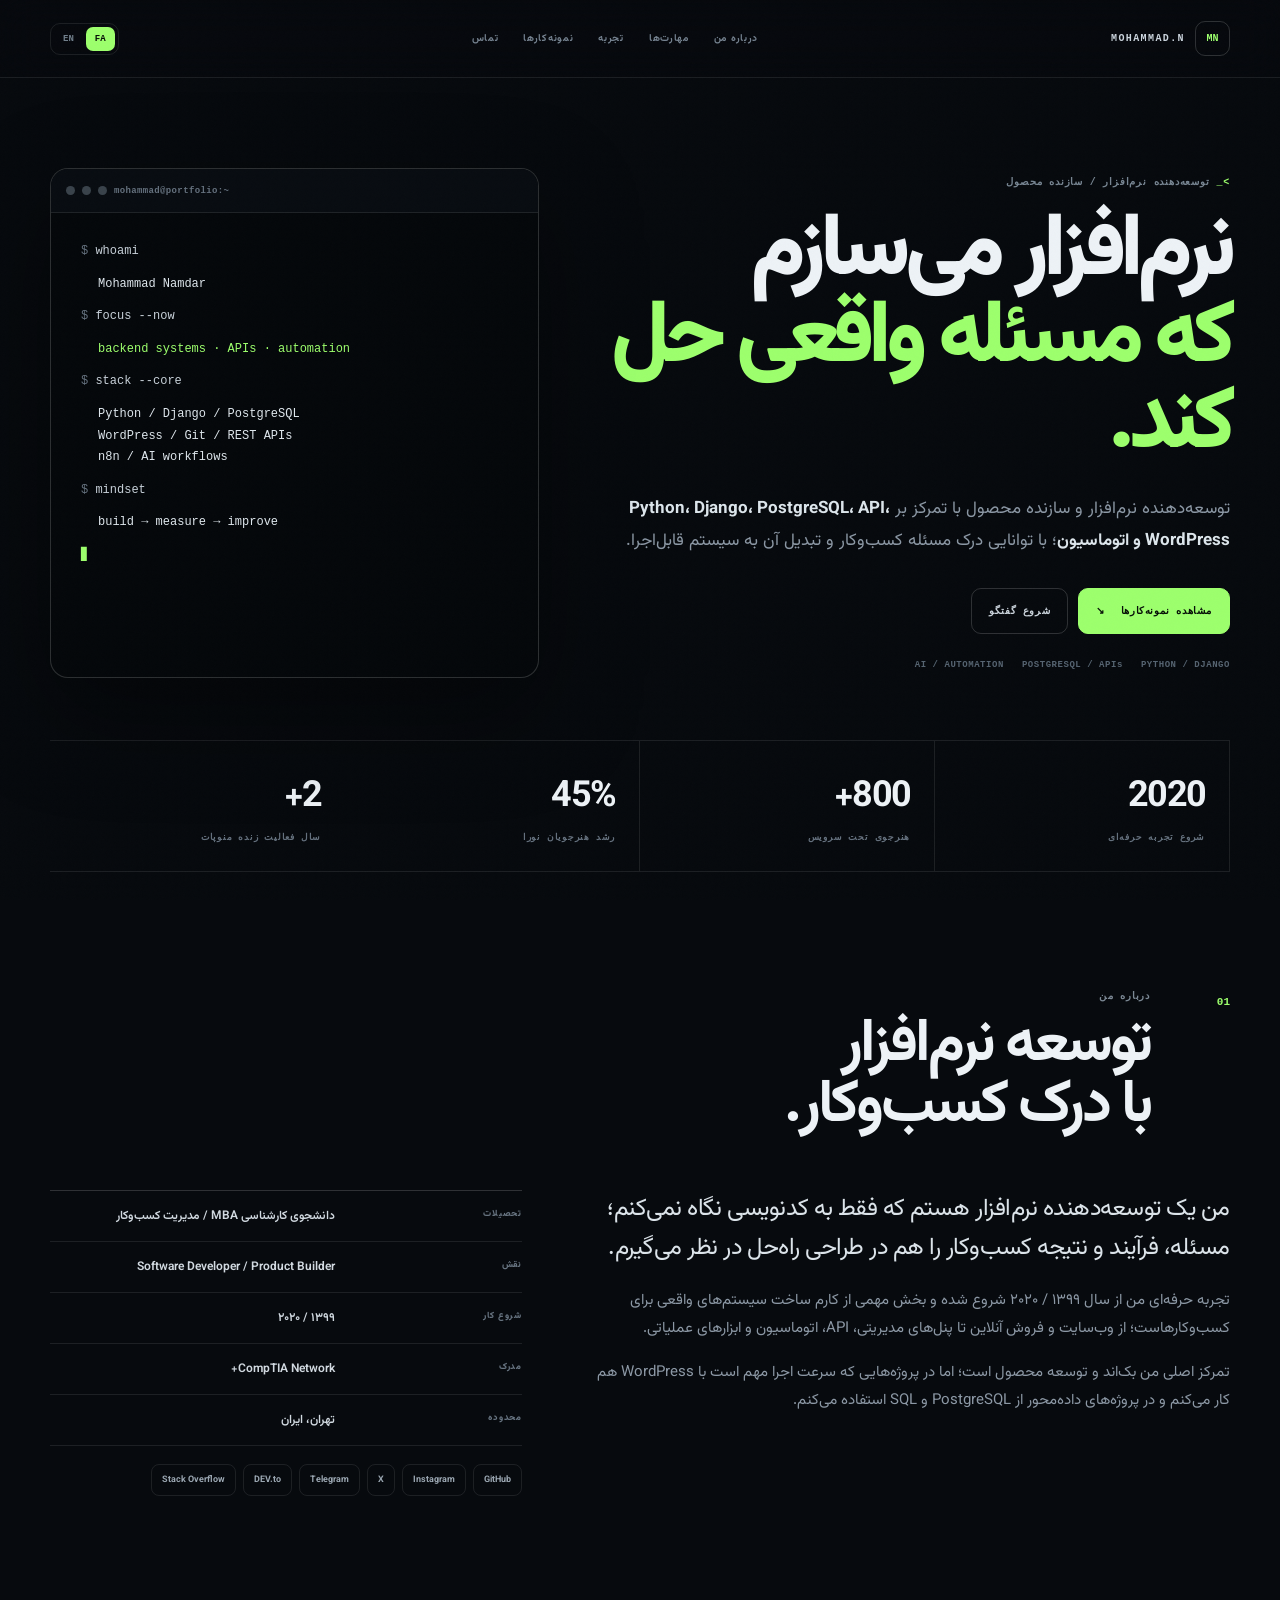
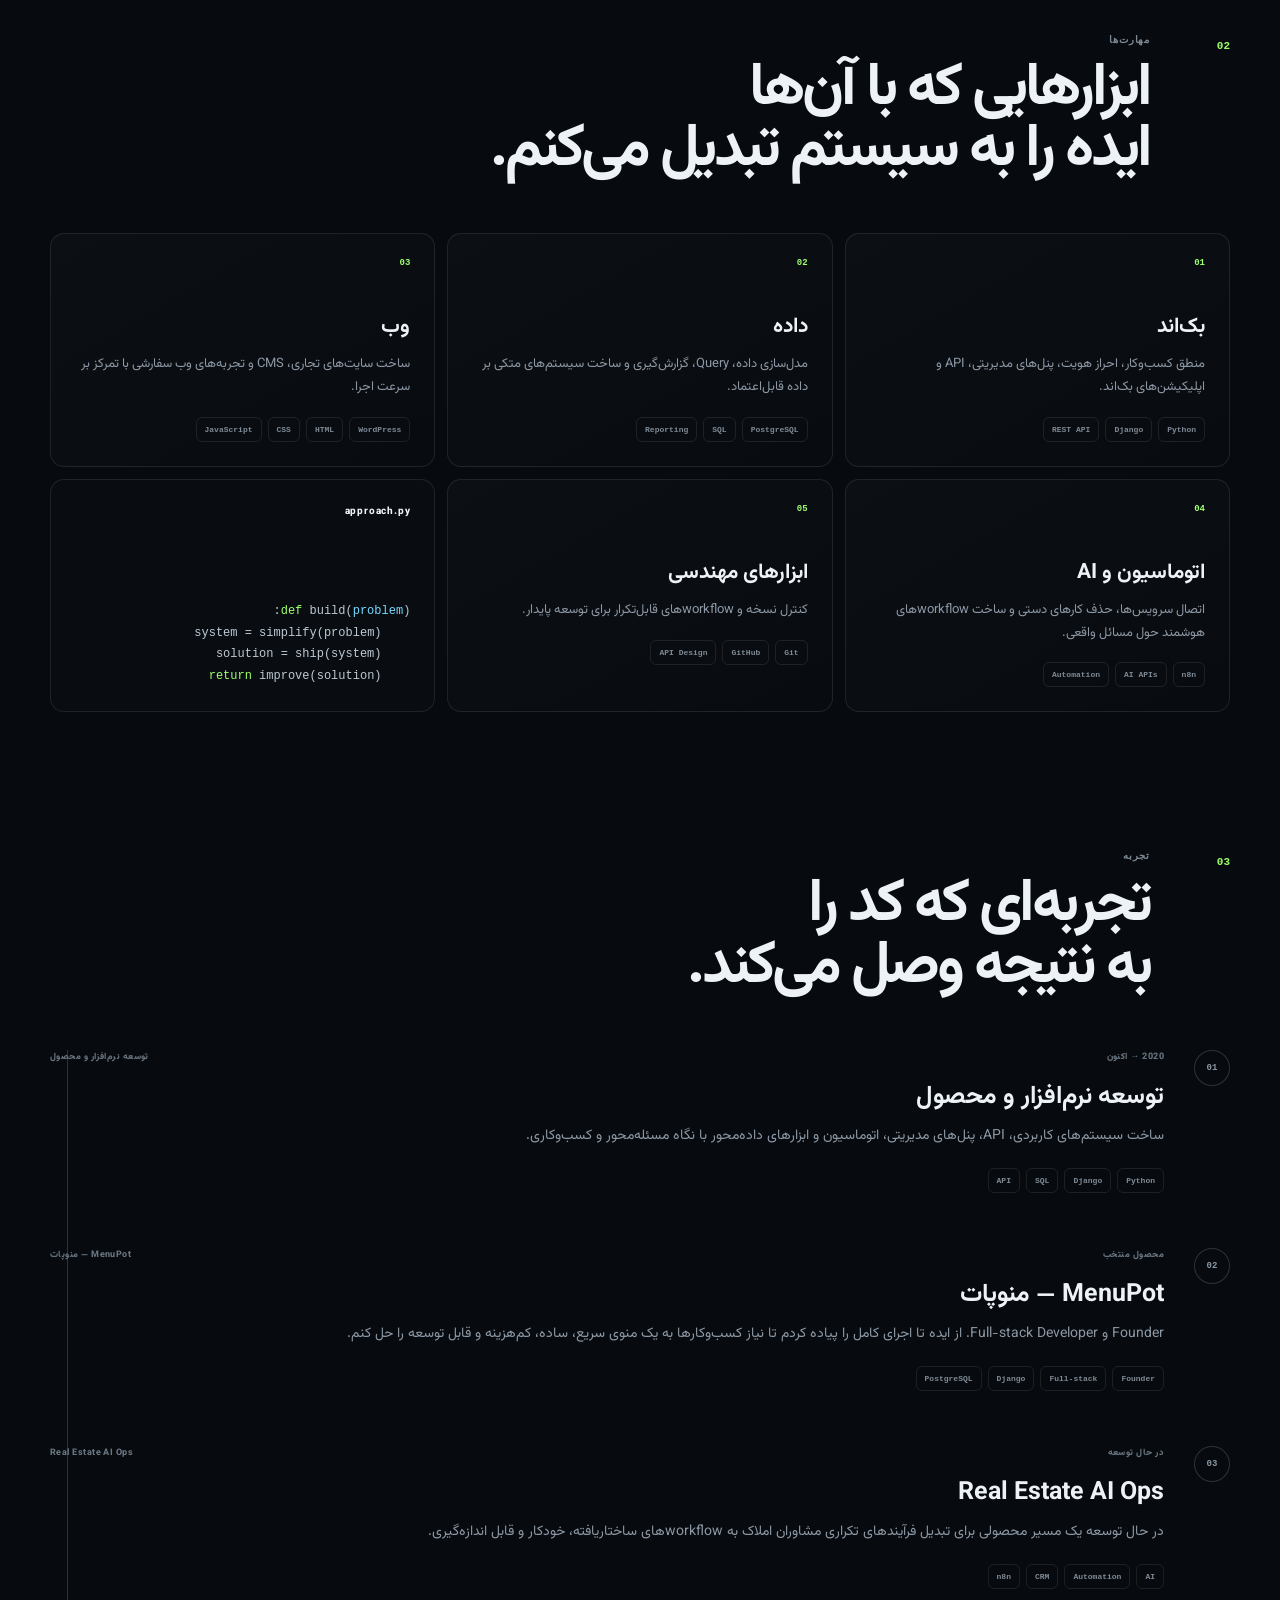
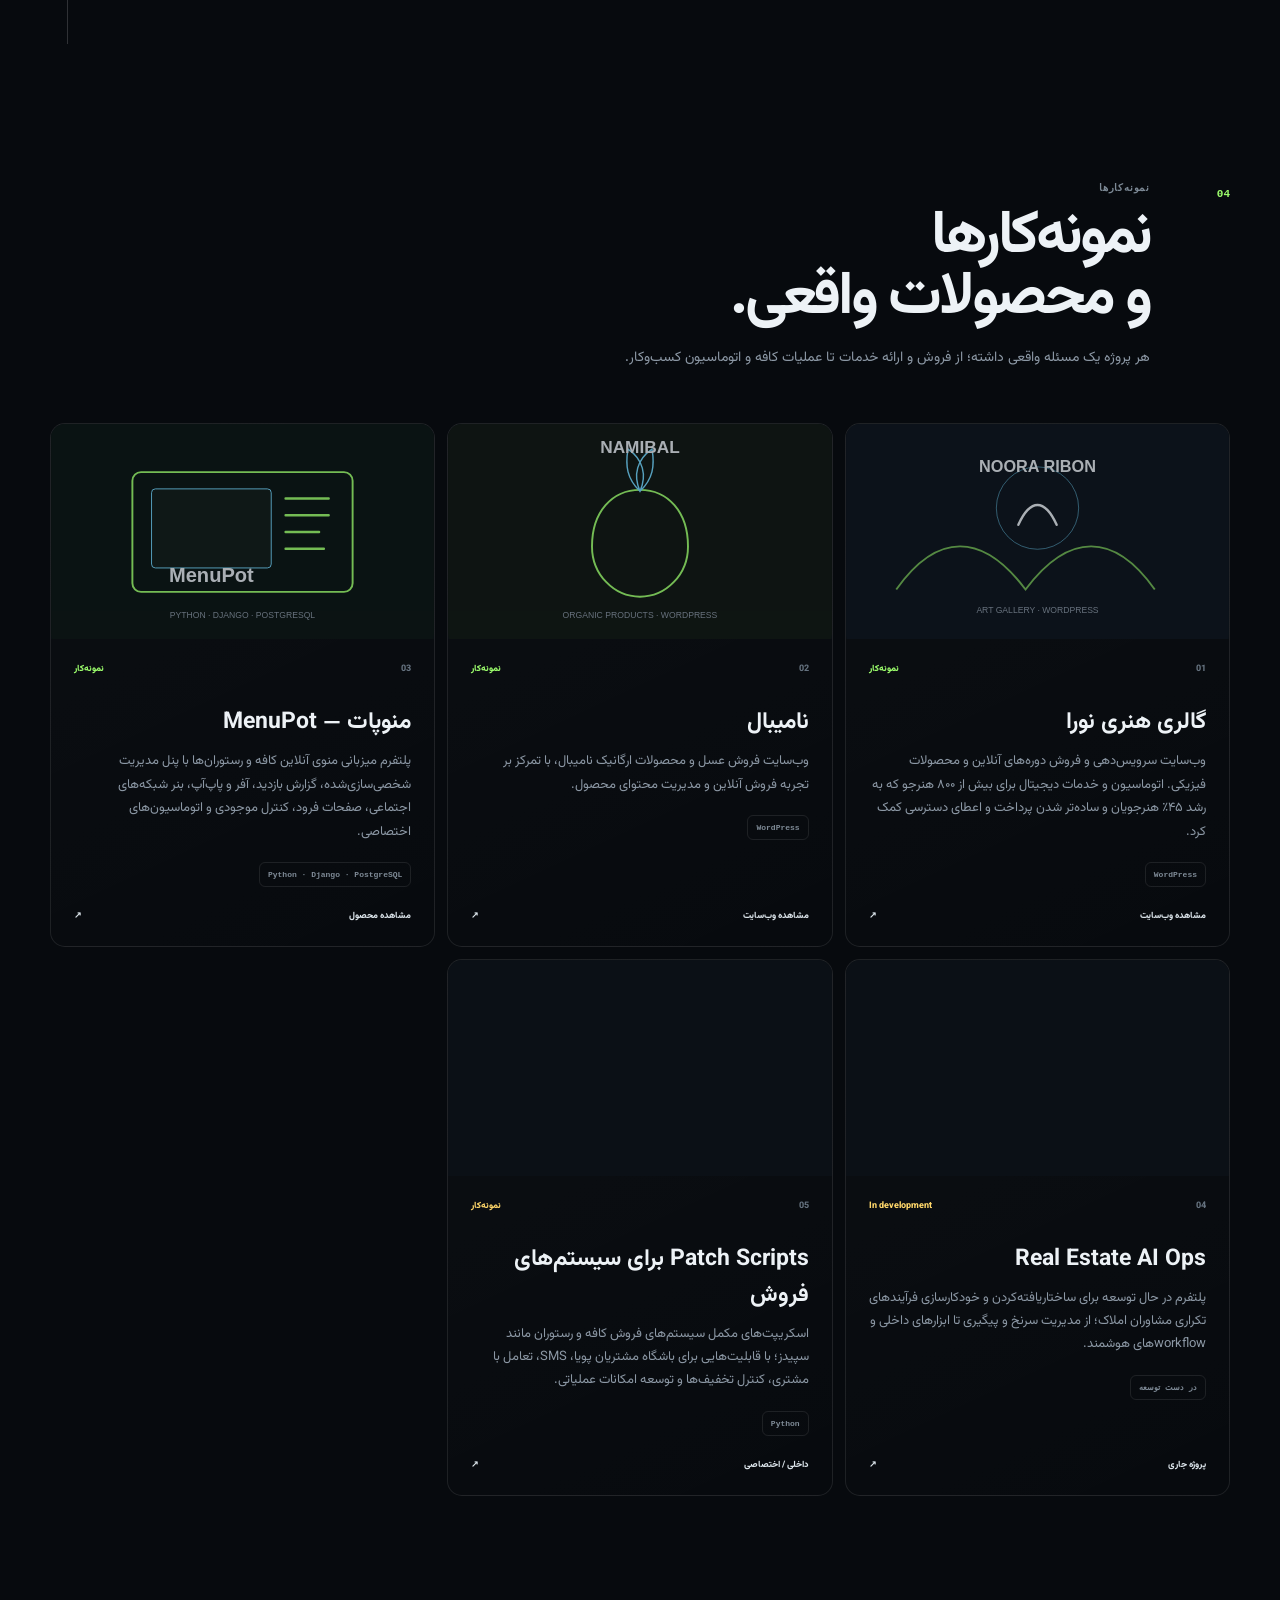
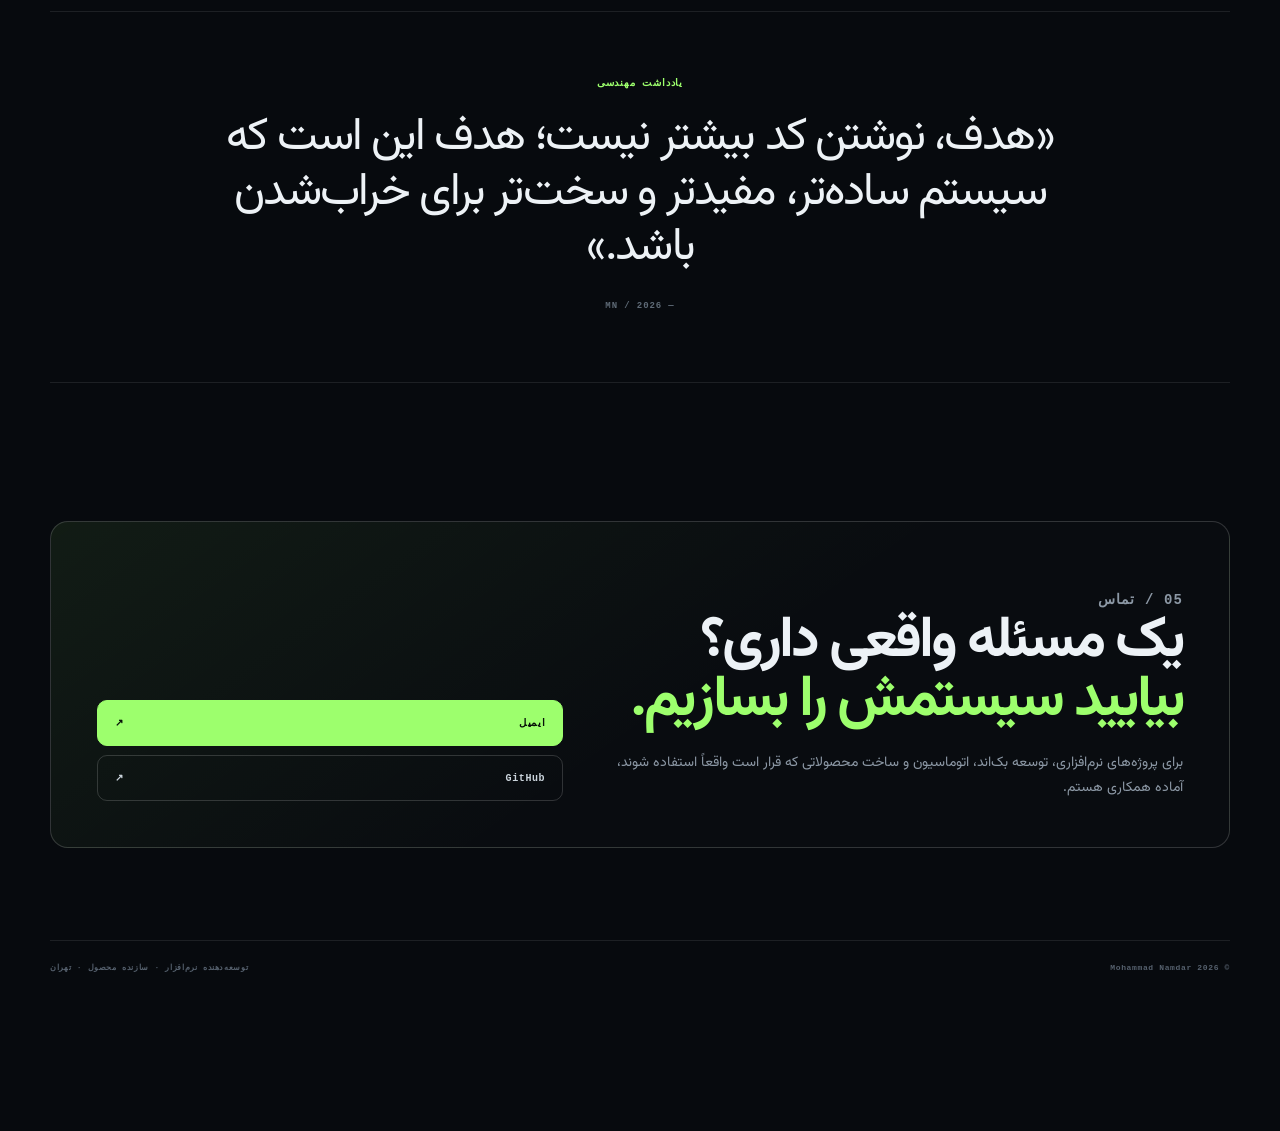
<file: index.html>
<!doctype html>
<html lang="en">
<head>
<meta charset="utf-8">
<meta name="viewport" content="width=device-width,initial-scale=1">
<title>Mohammad Namdar — Software Developer</title>
<meta name="robots" content="noindex,follow">
<link rel="canonical" href="https://mohnam.ir/en/">
<meta http-equiv="refresh" content="0; url=/fa/">
</head>
<body>
<p>Redirecting to <a href="/en/">Mohammad Namdar</a>…</p>
</body>
</html>
</file>
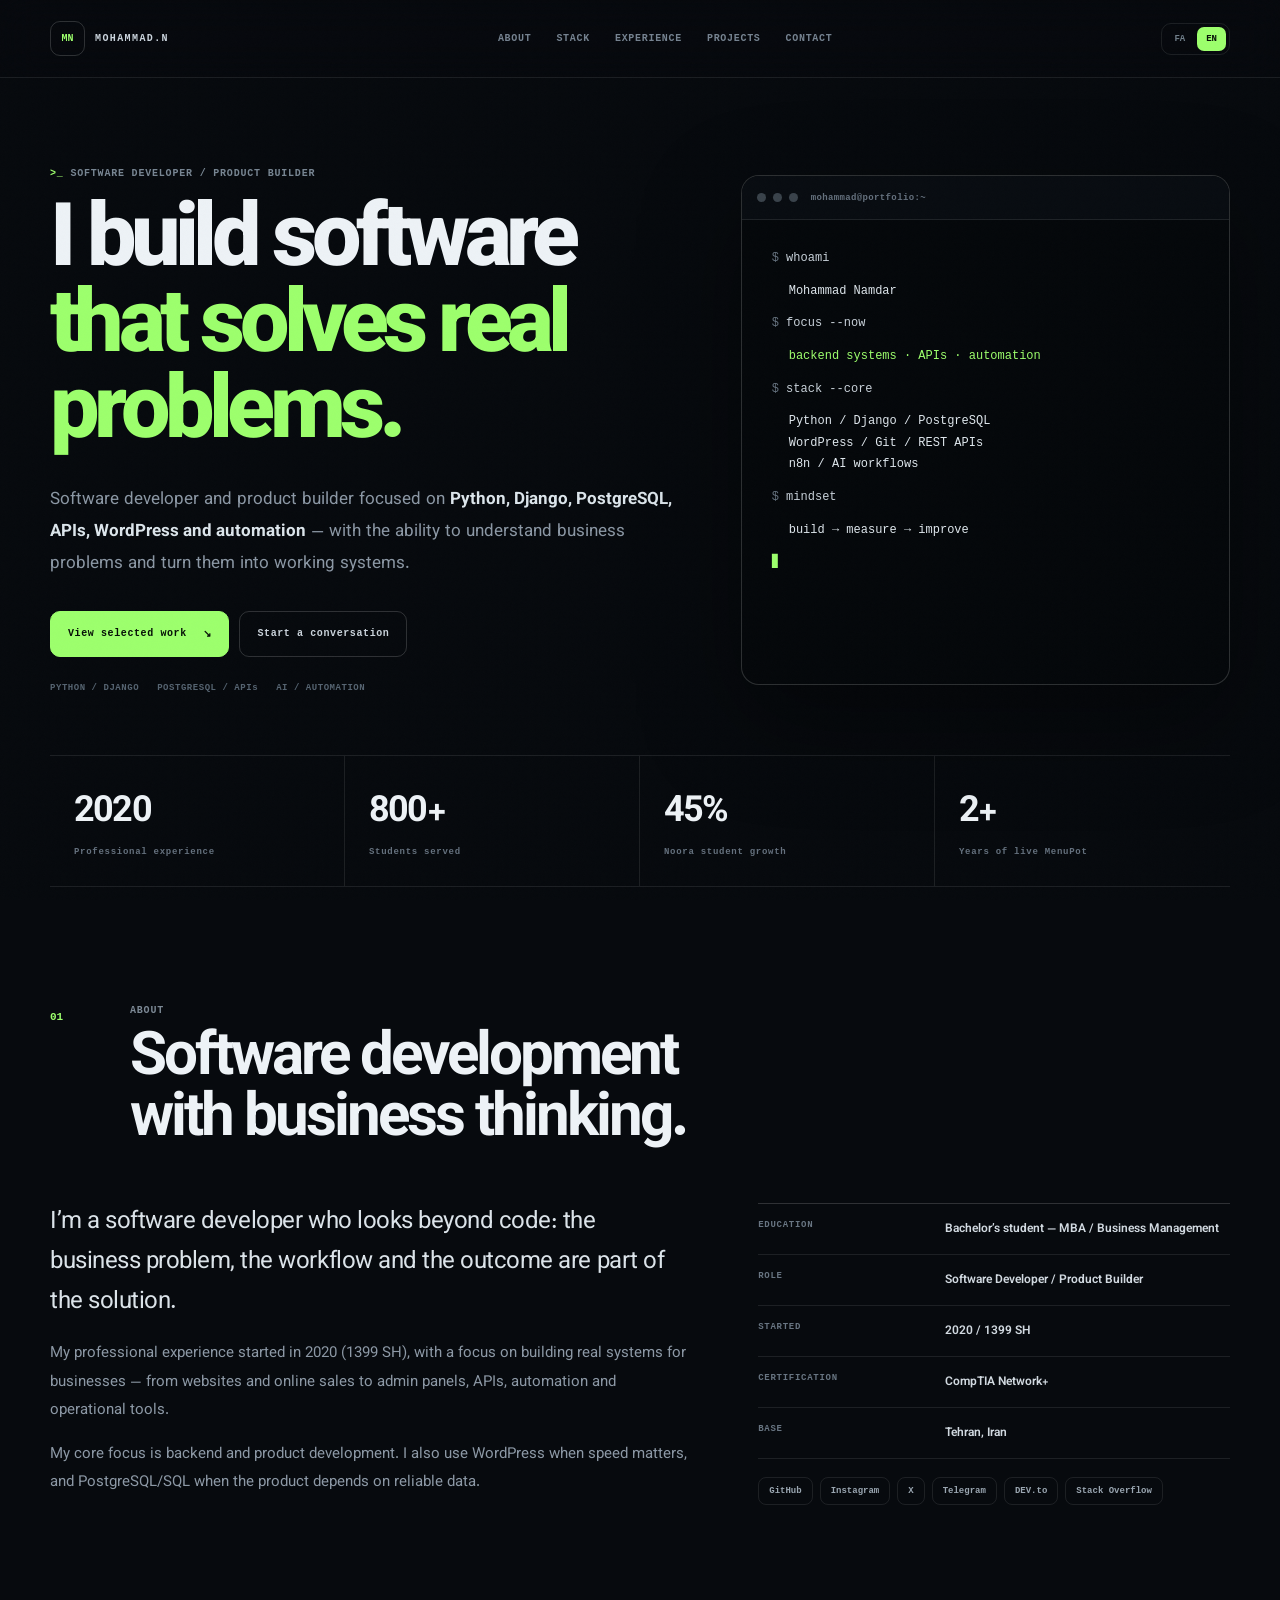
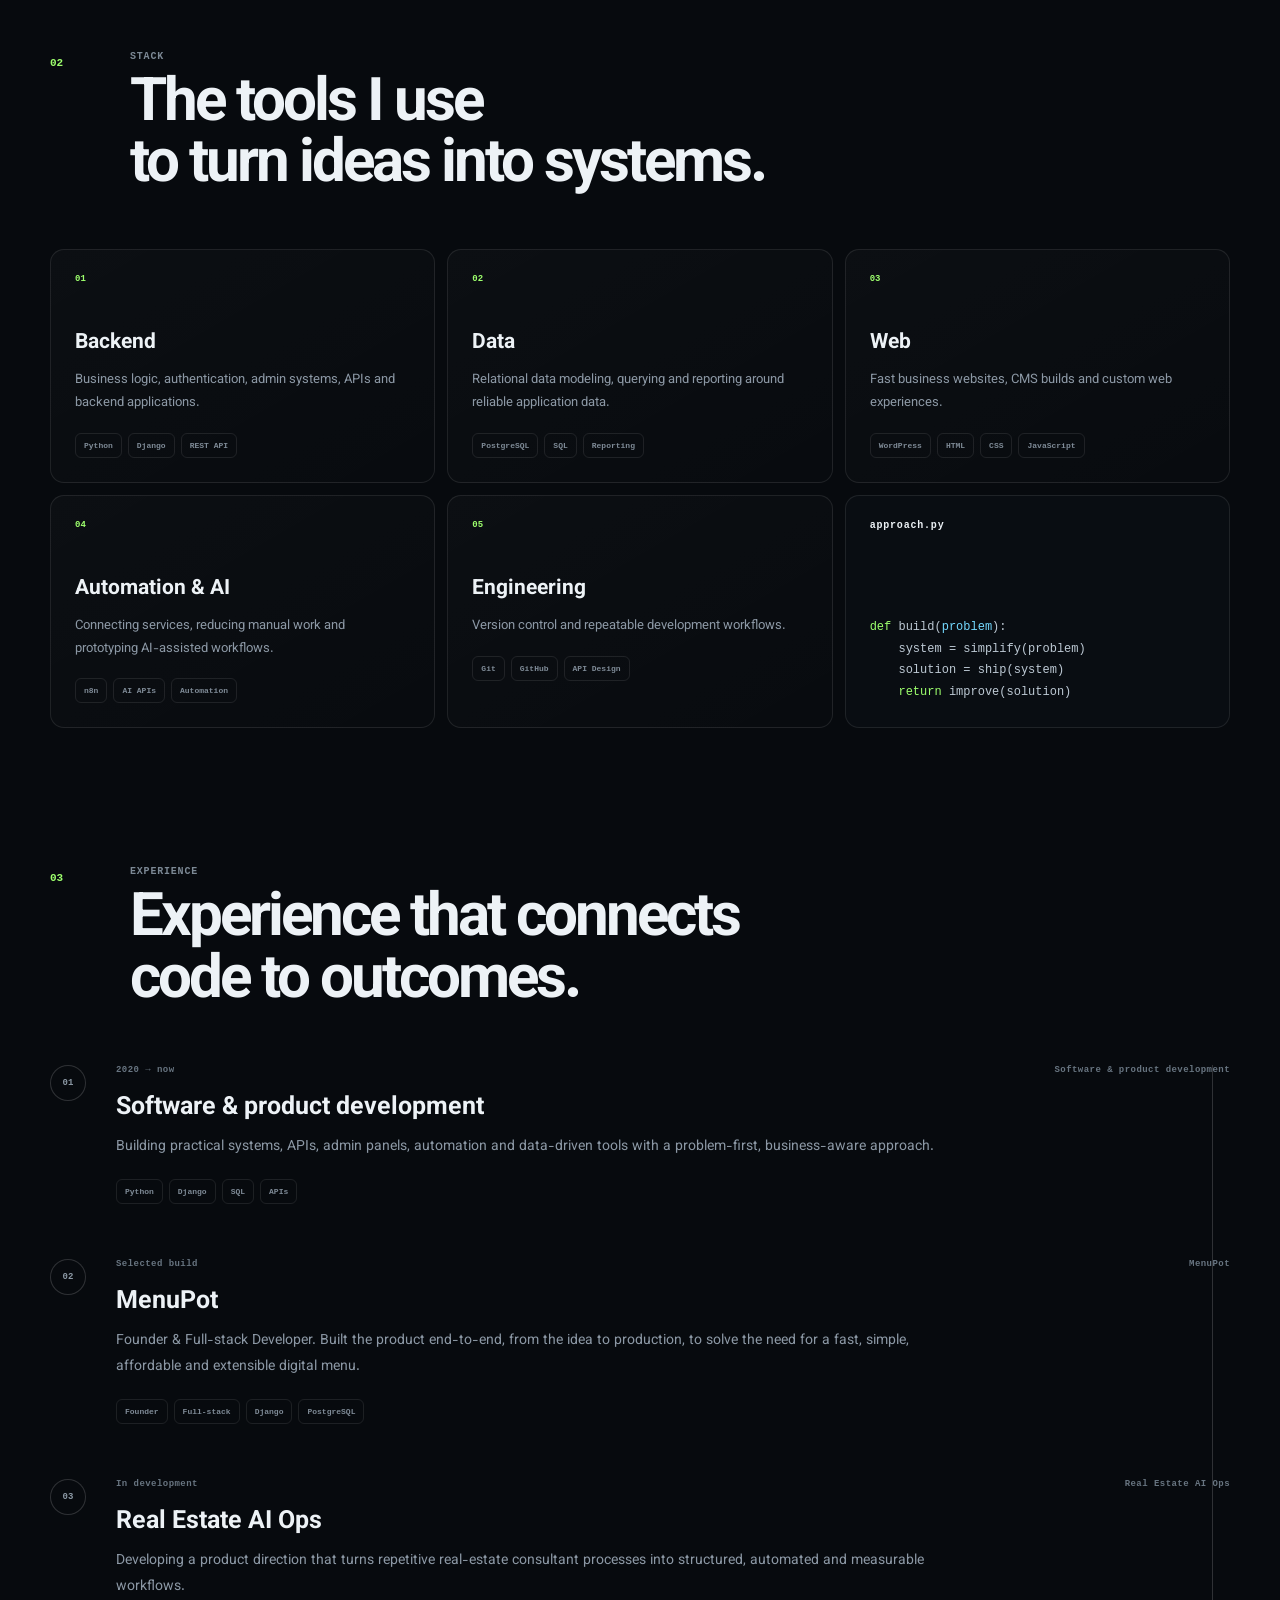
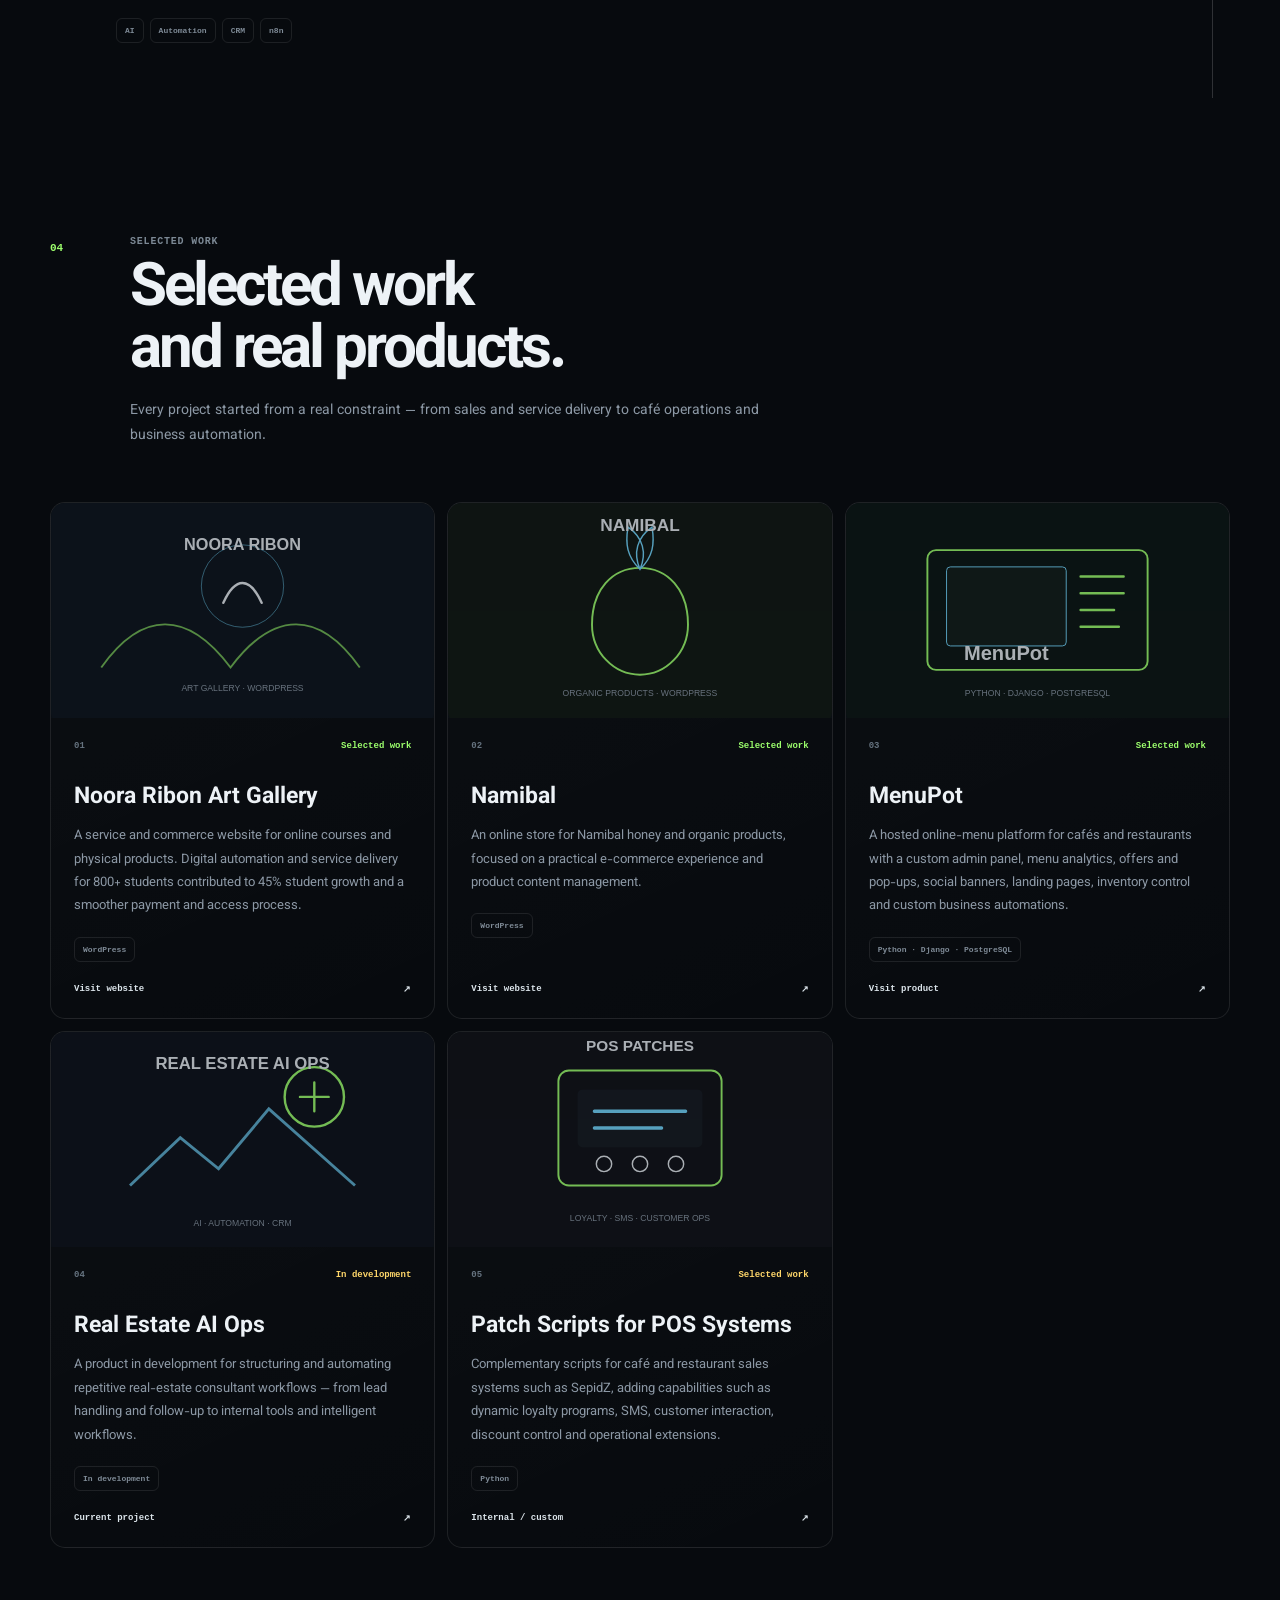
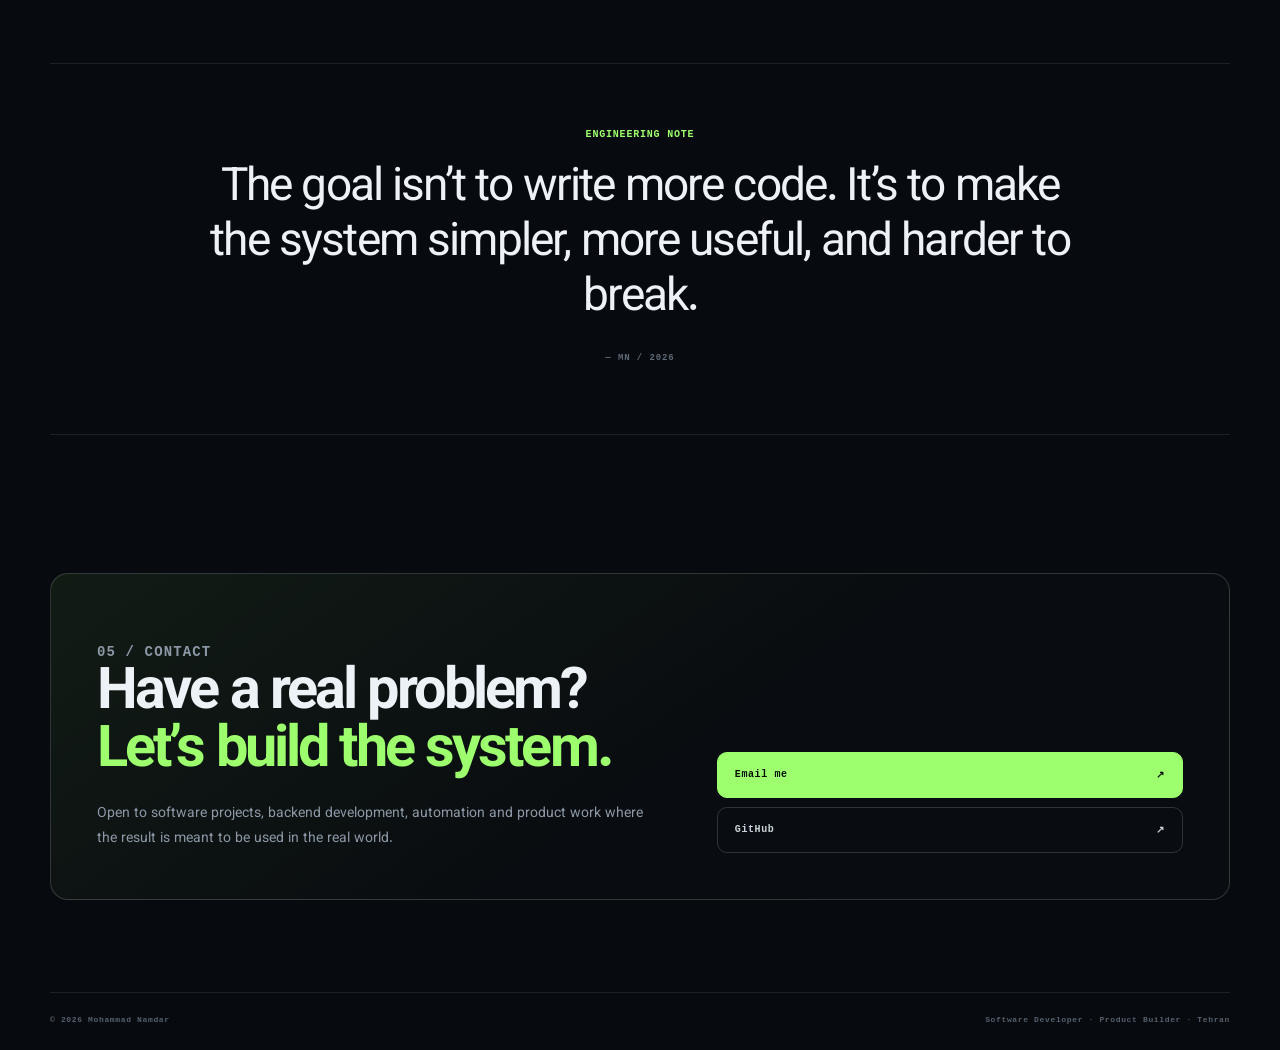
<file: en/index.html>
<!doctype html>
<html lang="en" dir="ltr" class="">
<head>
<meta charset="utf-8">
<meta name="viewport" content="width=device-width, initial-scale=1">
<title>Mohammad Namdar — Software Developer with Business Thinking</title>
<meta name="description" content="Mohammad Namdar is a software developer and product builder focused on Python, Django, PostgreSQL, APIs, WordPress and automation, with a business-minded approach and professional experience since 2020.">
<meta name="author" content="Mohammad Namdar">
<meta name="keywords" content="محمد نامدار, Mohammad Namdar, Mohamad Namdar, Namdar, software developer, Python developer, Django developer, backend developer, product builder, business automation">
<meta name="robots" content="index,follow,max-image-preview:large,max-snippet:-1,max-video-preview:-1">
<link rel="canonical" href="https://mohnam.ir/en/">
<link rel="alternate" hreflang="fa" href="https://mohnam.ir/fa/">
<link rel="alternate" hreflang="en" href="https://mohnam.ir/en/">
<link rel="alternate" hreflang="x-default" href="https://mohnam.ir/en/">
<link rel="icon" href="../assets/favicon.svg" type="image/svg+xml">
<meta property="og:type" content="profile">
<meta property="og:site_name" content="Mohammad Namdar">
<meta property="og:title" content="Mohammad Namdar — Software Developer with Business Thinking">
<meta property="og:description" content="Mohammad Namdar is a software developer and product builder focused on Python, Django, PostgreSQL, APIs, WordPress and automation, with a business-minded approach and professional experience since 2020.">
<meta property="og:url" content="https://mohnam.ir/en/">
<meta property="og:locale" content="en_US">
<meta property="og:locale:alternate" content="fa_IR">
<meta name="twitter:card" content="summary_large_image">
<meta name="twitter:title" content="Mohammad Namdar — Software Developer with Business Thinking">
<meta name="twitter:description" content="Mohammad Namdar is a software developer and product builder focused on Python, Django, PostgreSQL, APIs, WordPress and automation, with a business-minded approach and professional experience since 2020.">
<link rel="preconnect" href="https://fonts.googleapis.com">
<link rel="preconnect" href="https://fonts.gstatic.com" crossorigin>
<link href="https://fonts.googleapis.com/css2?family=Vazirmatn:wght@100..900&display=swap" rel="stylesheet">
<link rel="stylesheet" href="../assets/style.css">
<script type="application/ld+json">{"@context":"https://schema.org","@graph":[{"@type":"Person","@id":"https://mohnam.ir/#person","name":"Mohammad Namdar","alternateName":["محمد نامدار","Mohamad Namdar"],"url":"https://mohnam.ir/","email":"mailto:Mohnamdar01@gmail.com","jobTitle":"Software Developer & Product Builder","description":"Software developer and product builder with a business-minded approach, focused on Python, Django, PostgreSQL, APIs, WordPress and automation.","sameAs":["https://github.com/MohNamdar","https://instagram.com/mohnamdar","https://x.com/mohnamdar","https://t.me/mohnamdar","https://dev.to/mohnamdar"],"knowsAbout":["Python","Django","PostgreSQL","SQL","REST API","WordPress","Git","GitHub","n8n","AI automation","Business automation","Product development"]},{"@type":"WebSite","@id":"https://mohnam.ir/#website","url":"https://mohnam.ir/","name":"Mohammad Namdar","alternateName":"محمد نامدار","description":"Personal website and portfolio of Mohammad Namdar.","inLanguage":["en","fa"],"publisher":{"@id":"https://mohnam.ir/#person"}},{"@type":"WebPage","@id":"https://mohnam.ir/en/#webpage","url":"https://mohnam.ir/en/","name":"Mohammad Namdar — Software Developer with Business Thinking","isPartOf":{"@id":"https://mohnam.ir/#website"},"about":{"@id":"https://mohnam.ir/#person"},"inLanguage":"en"}]}</script>
</head>
<body>
<div class="noise" aria-hidden="true"></div>
<header class="topbar"><div class="shell topbar-inner">
<a class="brand" href="#top" aria-label="Mohammad Namdar"><span class="brand-mark">MN</span><span class="brand-name">MOHAMMAD.N</span></a>
<nav class="nav" aria-label="Primary navigation"><a href="#about">About</a><a href="#skills">Stack</a><a href="#experience">Experience</a><a href="#projects">Projects</a><a href="#contact">Contact</a></nav>
<div class="top-actions"><div class="lang"><a class="" href="../fa/">FA</a><a class="active" href="../en/">EN</a></div></div>
</div></header>
<main id="top">
<div class="shell">
<section class="hero">
<div>
<div class="eyebrow"><span class="prompt">&gt;_</span> SOFTWARE DEVELOPER / PRODUCT BUILDER</div>
<h1>I build software<br><span class="accent">that solves real problems.</span></h1>
<p class="lead">Software developer and product builder focused on <strong>Python, Django, PostgreSQL, APIs, WordPress and automation</strong> — with the ability to understand business problems and turn them into working systems.</p>
<div class="hero-actions"><a class="btn btn-primary" href="#projects">View selected work<span>↘</span></a><a class="btn btn-ghost" href="#contact">Start a conversation</a></div>
<div class="hero-meta"><span>PYTHON / DJANGO</span><span>POSTGRESQL / APIs</span><span>AI / AUTOMATION</span></div>
</div>
<div class="terminal reveal delay-1 visible" aria-label="Terminal style profile summary">
<div class="terminal-bar"><span></span><span></span><span></span><small>mohammad@portfolio:~</small></div>
<div class="terminal-body">
<p><span class="muted">$</span> whoami</p>
<p class="terminal-output">Mohammad Namdar</p>
<p><span class="muted">$</span> focus --now</p>
<p class="terminal-output accent">backend systems · APIs · automation</p>
<p><span class="muted">$</span> stack --core</p>
<p class="terminal-output">Python / Django / PostgreSQL<br>WordPress / Git / REST APIs<br>n8n / AI workflows</p>
<p><span class="muted">$</span> mindset</p>
<p class="terminal-output">build → measure → improve</p>
<p><span class="cursor">▋</span></p>
</div>
</div>
</section>
<div class="metrics"><div class="metric"><strong>2020</strong><span>Professional experience</span></div><div class="metric"><strong>800+</strong><span>Students served</span></div><div class="metric"><strong>45%</strong><span>Noora student growth</span></div><div class="metric"><strong>2+</strong><span>Years of live MenuPot</span></div></div>

<section id="about" class="content">
<div class="section-head"><span class="section-no">01</span><div><p class="kicker">ABOUT</p><h2>Software development<br>with business thinking.</h2></div></div>
<div class="about-grid"><div class="about-copy"><p class="big">I’m a software developer who looks beyond code: the business problem, the workflow and the outcome are part of the solution.</p><p>My professional experience started in 2020 (1399 SH), with a focus on building real systems for businesses — from websites and online sales to admin panels, APIs, automation and operational tools.</p><p>My core focus is backend and product development. I also use WordPress when speed matters, and PostgreSQL/SQL when the product depends on reliable data.</p></div>
<aside class="facts">
<div class="fact"><span>EDUCATION</span><strong>Bachelor’s student — MBA / Business Management</strong></div>
<div class="fact"><span>ROLE</span><strong>Software Developer / Product Builder</strong></div>
<div class="fact"><span>STARTED</span><strong>2020 / 1399 SH</strong></div>
<div class="fact"><span>CERTIFICATION</span><strong>CompTIA Network+</strong></div>
<div class="fact"><span>BASE</span><strong>Tehran, Iran</strong></div>
<div class="socials">
<a href="https://github.com/MohNamdar" target="_blank" rel="noopener">GitHub</a>
<a href="https://instagram.com/mohnamdar" target="_blank" rel="noopener">Instagram</a>
<a href="https://x.com/mohnamdar" target="_blank" rel="noopener">X</a>
<a href="https://t.me/mohnamdar" target="_blank" rel="noopener">Telegram</a>
<a href="https://dev.to/mohnamdar" target="_blank" rel="noopener">DEV.to</a>
<a href="https://stackoverflow.com/users/23151485/mohnamdar" target="_blank" rel="noopener">Stack Overflow</a>
</div></aside></div>
</section>

<section id="skills" class="content"><div class="section-head"><span class="section-no">02</span><div><p class="kicker">STACK</p><h2>The tools I use<br>to turn ideas into systems.</h2></div></div><div class="skills"><article class="skill"><div class="idx">01</div><h3>Backend</h3><p>Business logic, authentication, admin systems, APIs and backend applications.</p><div class="tags"><span>Python</span><span>Django</span><span>REST API</span></div></article><article class="skill"><div class="idx">02</div><h3>Data</h3><p>Relational data modeling, querying and reporting around reliable application data.</p><div class="tags"><span>PostgreSQL</span><span>SQL</span><span>Reporting</span></div></article><article class="skill"><div class="idx">03</div><h3>Web</h3><p>Fast business websites, CMS builds and custom web experiences.</p><div class="tags"><span>WordPress</span><span>HTML</span><span>CSS</span><span>JavaScript</span></div></article><article class="skill"><div class="idx">04</div><h3>Automation & AI</h3><p>Connecting services, reducing manual work and prototyping AI-assisted workflows.</p><div class="tags"><span>n8n</span><span>AI APIs</span><span>Automation</span></div></article><article class="skill"><div class="idx">05</div><h3>Engineering</h3><p>Version control and repeatable development workflows.</p><div class="tags"><span>Git</span><span>GitHub</span><span>API Design</span></div></article><article class="skill skill-terminal"><div class="mono">approach.py</div><pre class="code"><span class="g">def</span> build(<span class="b">problem</span>):
    system = simplify(problem)
    solution = ship(system)
    <span class="g">return</span> improve(solution)</pre></article></div></section>

<section id="experience" class="content"><div class="section-head"><span class="section-no">03</span><div><p class="kicker">EXPERIENCE</p><h2>Experience that connects<br>code to outcomes.</h2></div></div><div class="timeline">
<article class="timeline-item">
 <div class="marker">01</div><div>
  <div class="timeline-top"><span>2020 → now</span><span>Software &amp; product development</span></div>
  <h3>Software &amp; product development</h3><p>Building practical systems, APIs, admin panels, automation and data-driven tools with a problem-first, business-aware approach.</p>
  <div class="tags"><span>Python</span><span>Django</span><span>SQL</span><span>APIs</span></div>
 </div>
</article>
<article class="timeline-item">
 <div class="marker">02</div><div>
  <div class="timeline-top"><span>Selected build</span><span>MenuPot</span></div>
  <h3>MenuPot</h3><p>Founder &amp; Full-stack Developer. Built the product end-to-end, from the idea to production, to solve the need for a fast, simple, affordable and extensible digital menu.</p>
  <div class="tags"><span>Founder</span><span>Full-stack</span><span>Django</span><span>PostgreSQL</span></div>
 </div>
</article>
<article class="timeline-item">
 <div class="marker">03</div><div>
  <div class="timeline-top"><span>In development</span><span>Real Estate AI Ops</span></div>
  <h3>Real Estate AI Ops</h3><p>Developing a product direction that turns repetitive real-estate consultant processes into structured, automated and measurable workflows.</p>
  <div class="tags"><span>AI</span><span>Automation</span><span>CRM</span><span>n8n</span></div>
 </div>
</article></div></section>

<section id="projects" class="content"><div class="section-head"><span class="section-no">04</span><div><p class="kicker">SELECTED WORK</p><h2>Selected work<br>and real products.</h2><p class="sub">Every project started from a real constraint — from sales and service delivery to café operations and business automation.</p></div></div><div class="projects">
<article class="project">
  <a class="project-media" href="https://noora-ribon.ir" target="_blank" rel="noopener noreferrer" aria-label="Noora Ribon Art Gallery"><img src="../assets/noora.svg" alt="Noora Ribon Art Gallery project identity" loading="lazy" width="800" height="480"></a>
  <div class="project-body">
    <div class="project-top"><span class="project-no">01</span><span class="status ">Selected work</span></div>
    <h3>Noora Ribon Art Gallery</h3><p>A service and commerce website for online courses and physical products. Digital automation and service delivery for 800+ students contributed to 45% student growth and a smoother payment and access process.</p>
    <div class="tags"><span>WordPress</span></div>
    <a class="project-link" href="https://noora-ribon.ir" target="_blank" rel="noopener noreferrer"><span>Visit website</span><span>↗</span></a>
  </div>
</article>
<article class="project">
  <a class="project-media" href="https://namibal.ir" target="_blank" rel="noopener noreferrer" aria-label="Namibal"><img src="../assets/namibal.svg" alt="Namibal project identity" loading="lazy" width="800" height="480"></a>
  <div class="project-body">
    <div class="project-top"><span class="project-no">02</span><span class="status ">Selected work</span></div>
    <h3>Namibal</h3><p>An online store for Namibal honey and organic products, focused on a practical e-commerce experience and product content management.</p>
    <div class="tags"><span>WordPress</span></div>
    <a class="project-link" href="https://namibal.ir" target="_blank" rel="noopener noreferrer"><span>Visit website</span><span>↗</span></a>
  </div>
</article>
<article class="project">
  <a class="project-media" href="https://menupot.ir" target="_blank" rel="noopener noreferrer" aria-label="MenuPot"><img src="../assets/menupot.svg" alt="MenuPot project identity" loading="lazy" width="800" height="480"></a>
  <div class="project-body">
    <div class="project-top"><span class="project-no">03</span><span class="status ">Selected work</span></div>
    <h3>MenuPot</h3><p>A hosted online-menu platform for cafés and restaurants with a custom admin panel, menu analytics, offers and pop-ups, social banners, landing pages, inventory control and custom business automations.</p>
    <div class="tags"><span>Python · Django · PostgreSQL</span></div>
    <a class="project-link" href="https://menupot.ir" target="_blank" rel="noopener noreferrer"><span>Visit product</span><span>↗</span></a>
  </div>
</article>
<article class="project">
  <a class="project-media"  aria-label="Real Estate AI Ops"><img src="../assets/realestate.svg" alt="Real Estate AI Ops project identity" loading="lazy" width="800" height="480"></a>
  <div class="project-body">
    <div class="project-top"><span class="project-no">04</span><span class="status dev">In development</span></div>
    <h3>Real Estate AI Ops</h3><p>A product in development for structuring and automating repetitive real-estate consultant workflows — from lead handling and follow-up to internal tools and intelligent workflows.</p>
    <div class="tags"><span>In development</span></div>
    <a class="project-link" ><span>Current project</span><span>↗</span></a>
  </div>
</article>
<article class="project">
  <a class="project-media"  aria-label="Patch Scripts for POS Systems"><img src="../assets/patches.svg" alt="Patch Scripts for POS Systems project identity" loading="lazy" width="800" height="480"></a>
  <div class="project-body">
    <div class="project-top"><span class="project-no">05</span><span class="status dev">Selected work</span></div>
    <h3>Patch Scripts for POS Systems</h3><p>Complementary scripts for café and restaurant sales systems such as SepidZ, adding capabilities such as dynamic loyalty programs, SMS, customer interaction, discount control and operational extensions.</p>
    <div class="tags"><span>Python</span></div>
    <a class="project-link" ><span>Internal / custom</span><span>↗</span></a>
  </div>
</article></div></section>

<section class="note"><p class="kicker">ENGINEERING NOTE</p><blockquote>The goal isn’t to write more code. It’s to make the system simpler, more useful, and harder to break.</blockquote><span class="signature">— MN / 2026</span></section>

<section id="contact" class="content"><div class="contact"><div><p class="kicker">05 / CONTACT</p><h2>Have a real problem?<br><span>Let’s build the system.</span></h2><p>Open to software projects, backend development, automation and product work where the result is meant to be used in the real world.</p></div><div class="contact-actions"><a class="btn btn-primary" href="mailto:Mohnamdar01@gmail.com"><span>Email me</span><span>↗</span></a><a class="btn btn-ghost" href="https://github.com/MohNamdar" target="_blank" rel="noopener">GitHub <span>↗</span></a></div></div></section>

<footer class="footer"><span>© <span id="year"></span> Mohammad Namdar</span><span>Software Developer · Product Builder · Tehran</span></footer>
</div></main>
<script src="../assets/site.js" defer></script>
</body></html>
</file>
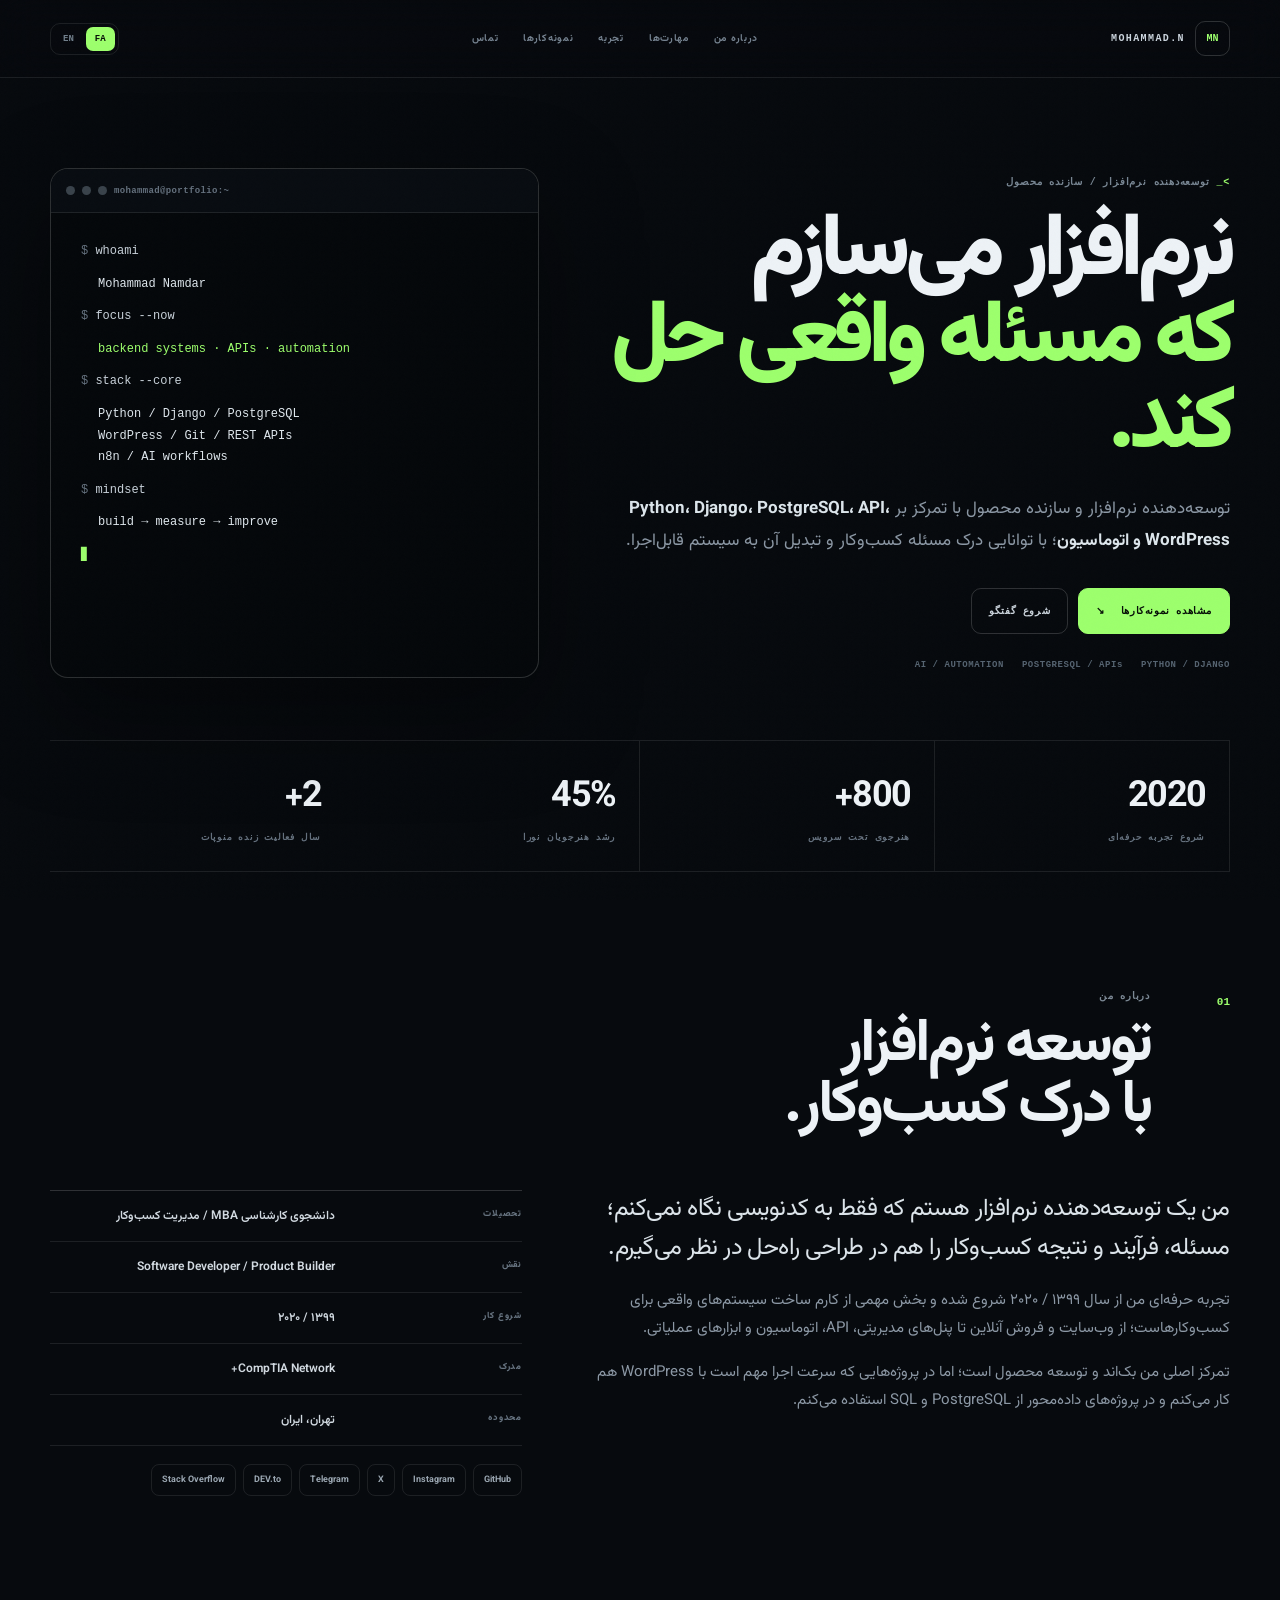
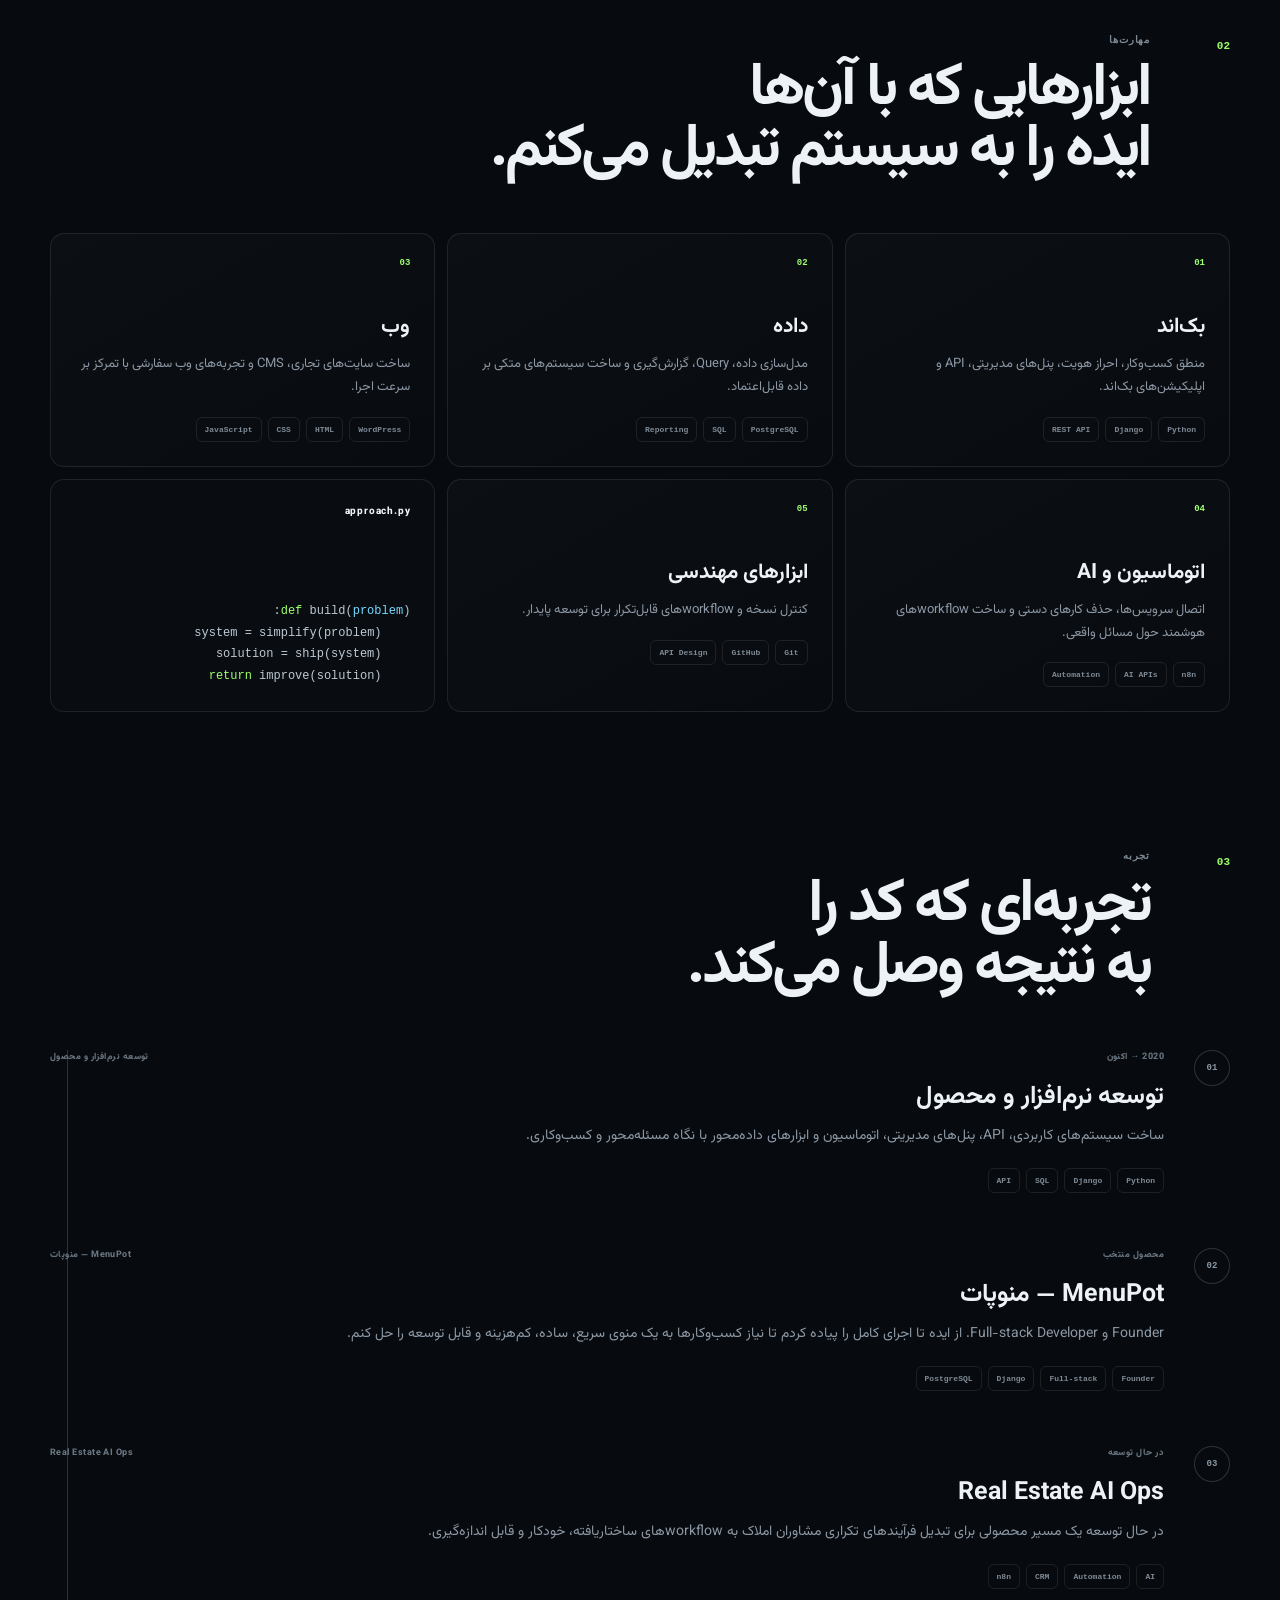
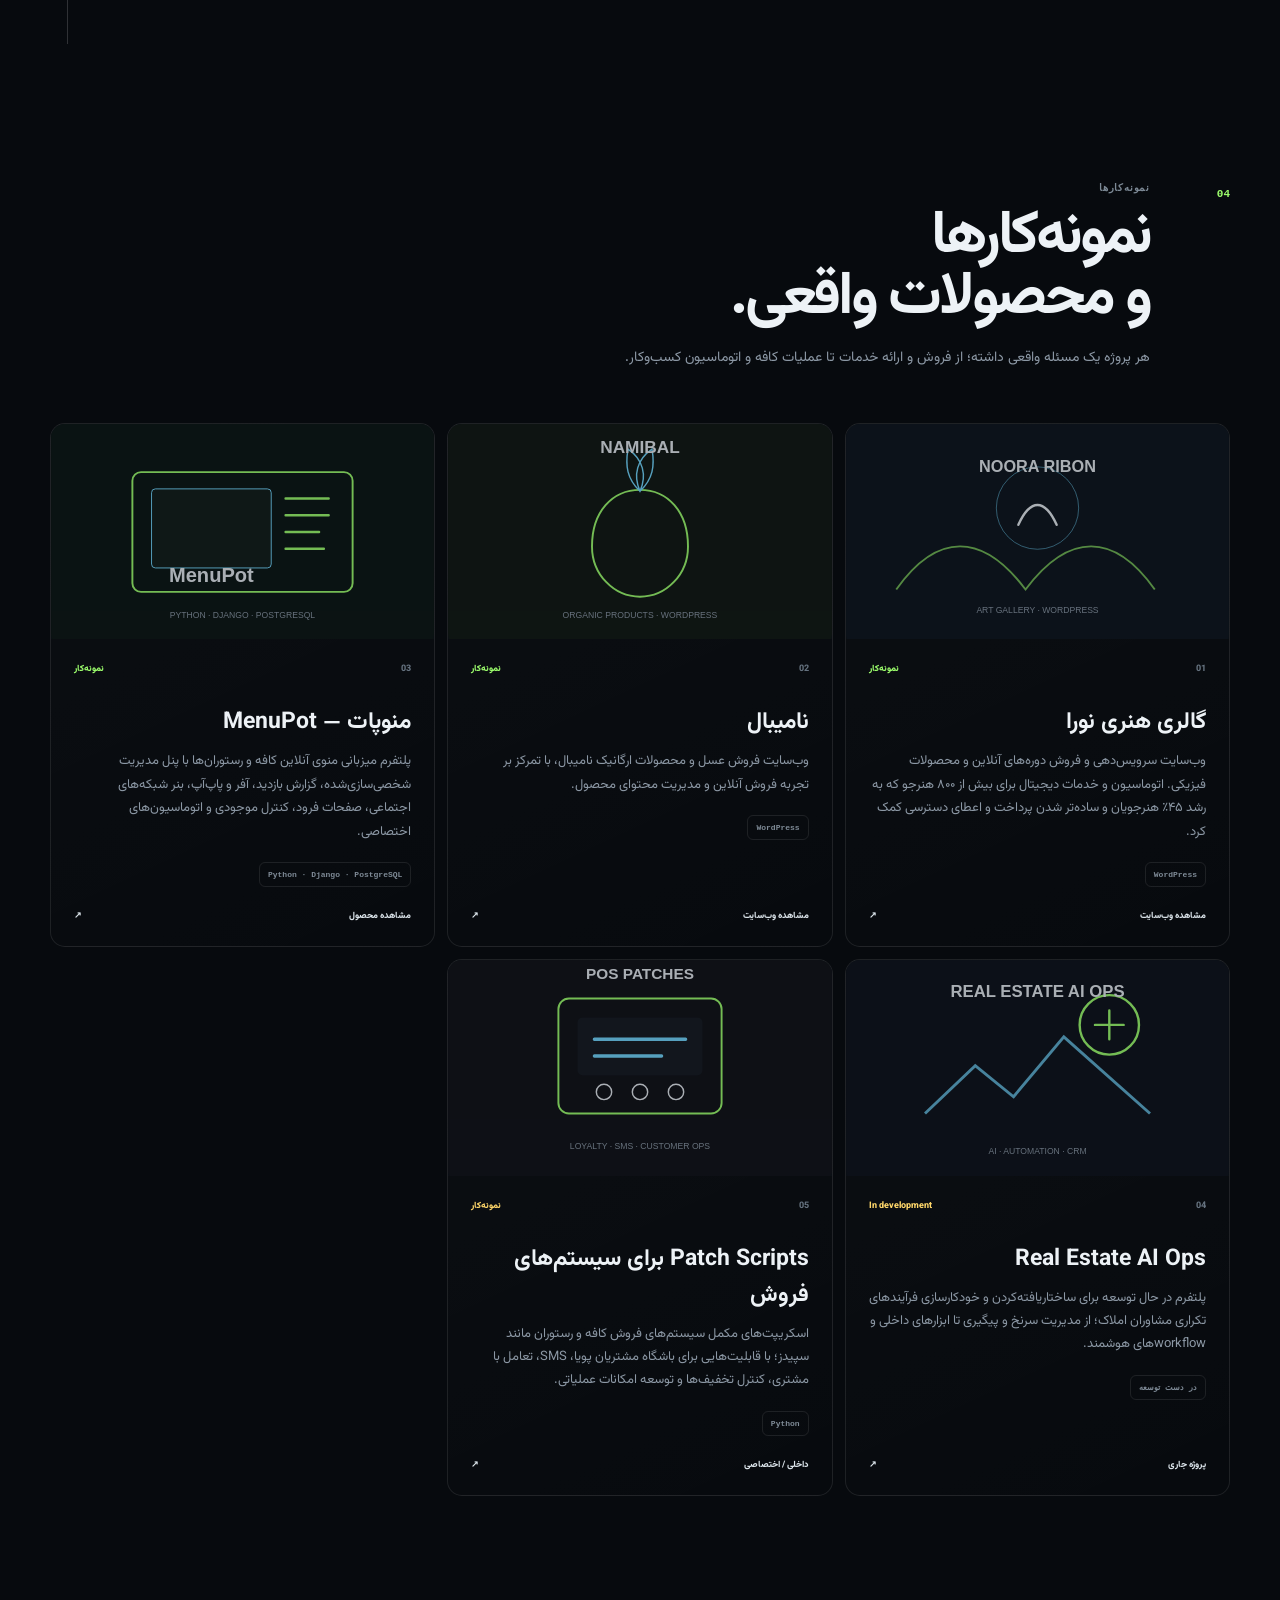
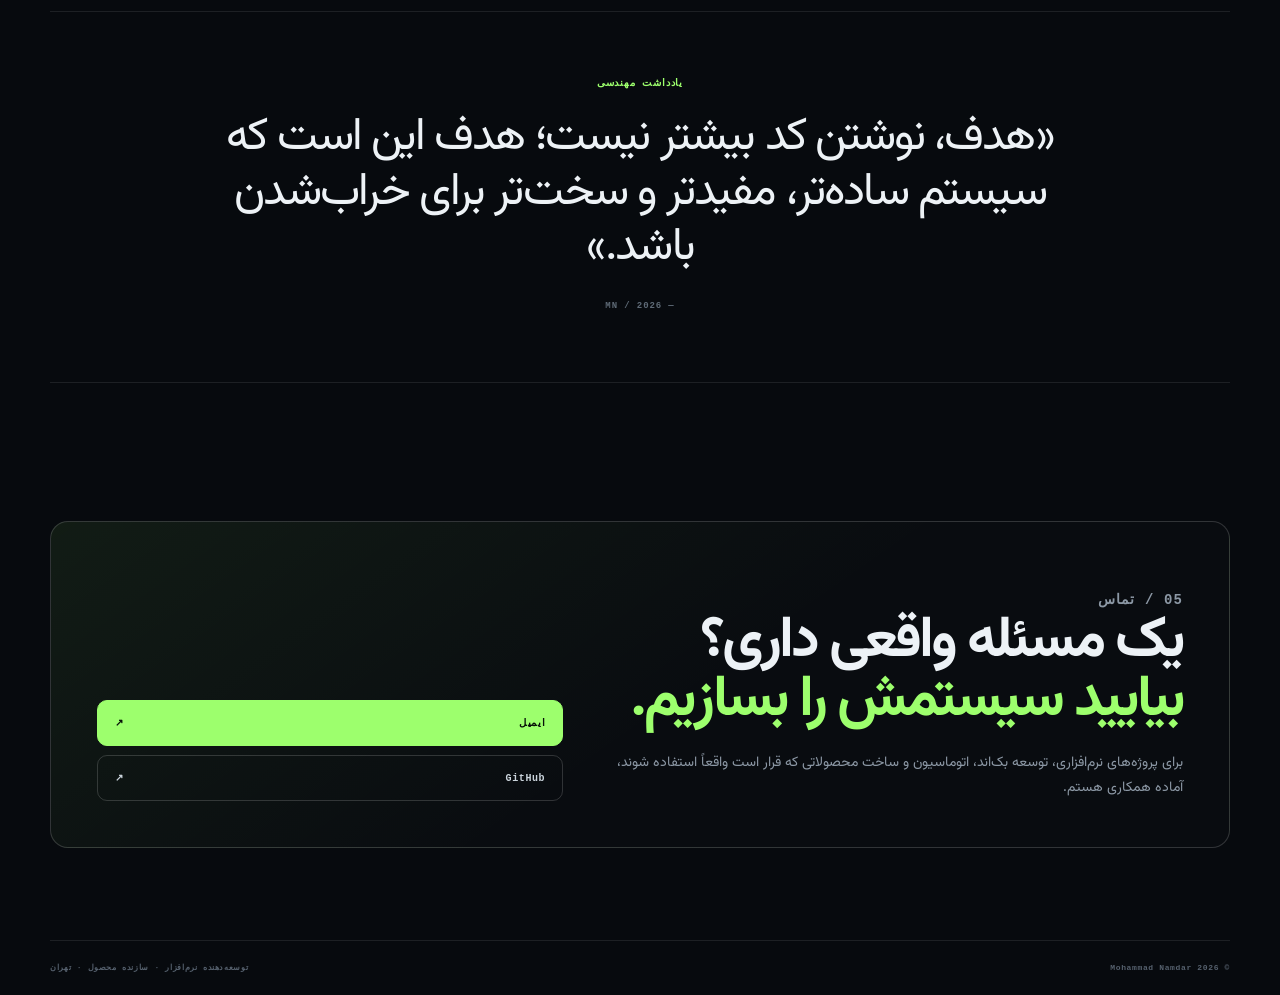
<file: fa/index.html>
<!doctype html>
<html lang="fa" dir="rtl" class="fa">
<head>
<meta charset="utf-8">
<meta name="viewport" content="width=device-width, initial-scale=1">
<title>محمد نامدار — توسعه‌دهنده نرم‌افزار با درک کسب‌وکار</title>
<meta name="description" content="کنترل نسخه و workflowهای قابل‌تکرار برای توسعه پایدار.">
<meta name="author" content="Mohammad Namdar">
<meta name="keywords" content="محمد نامدار, Mohammad Namdar, Mohamad Namdar, Namdar, software developer, Python developer, Django developer, backend developer, product builder, business automation">
<meta name="robots" content="index,follow,max-image-preview:large,max-snippet:-1,max-video-preview:-1">
<link rel="canonical" href="https://mohnam.ir/fa/">
<link rel="alternate" hreflang="fa" href="https://mohnam.ir/fa/">
<link rel="alternate" hreflang="en" href="https://mohnam.ir/en/">
<link rel="alternate" hreflang="x-default" href="https://mohnam.ir/en/">
<link rel="icon" href="../assets/favicon.svg" type="image/svg+xml">
<meta property="og:type" content="profile">
<meta property="og:site_name" content="Mohammad Namdar">
<meta property="og:title" content="محمد نامدار — توسعه‌دهنده نرم‌افزار با درک کسب‌وکار">
<meta property="og:description" content="کنترل نسخه و workflowهای قابل‌تکرار برای توسعه پایدار.">
<meta property="og:url" content="https://mohnam.ir/fa/">
<meta property="og:locale" content="fa_IR">
<meta property="og:locale:alternate" content="en_US">
<meta name="twitter:card" content="summary_large_image">
<meta name="twitter:title" content="محمد نامدار — توسعه‌دهنده نرم‌افزار با درک کسب‌وکار">
<meta name="twitter:description" content="کنترل نسخه و workflowهای قابل‌تکرار برای توسعه پایدار.">
<link rel="preconnect" href="https://fonts.googleapis.com">
<link rel="preconnect" href="https://fonts.gstatic.com" crossorigin>
<link href="https://fonts.googleapis.com/css2?family=Vazirmatn:wght@100..900&display=swap" rel="stylesheet">
<link rel="stylesheet" href="../assets/style.css">
<script type="application/ld+json">{"@context":"https://schema.org","@graph":[{"@type":"Person","@id":"https://mohnam.ir/#person","name":"Mohammad Namdar","alternateName":["محمد نامدار","Mohamad Namdar"],"url":"https://mohnam.ir/","email":"mailto:Mohnamdar01@gmail.com","jobTitle":"Software Developer & Product Builder","description":"Software developer and product builder with a business-minded approach, focused on Python, Django, PostgreSQL, APIs, WordPress and automation.","sameAs":["https://github.com/MohNamdar","https://instagram.com/mohnamdar","https://x.com/mohnamdar","https://t.me/mohnamdar","https://dev.to/mohnamdar"],"knowsAbout":["Python","Django","PostgreSQL","SQL","REST API","WordPress","Git","GitHub","n8n","AI automation","Business automation","Product development"]},{"@type":"WebSite","@id":"https://mohnam.ir/#website","url":"https://mohnam.ir/","name":"Mohammad Namdar","alternateName":"محمد نامدار","description":"Personal website and portfolio of Mohammad Namdar.","inLanguage":["en","fa"],"publisher":{"@id":"https://mohnam.ir/#person"}},{"@type":"WebPage","@id":"https://mohnam.ir/fa/#webpage","url":"https://mohnam.ir/fa/","name":"محمد نامدار — توسعه‌دهنده نرم‌افزار با درک کسب‌وکار","isPartOf":{"@id":"https://mohnam.ir/#website"},"about":{"@id":"https://mohnam.ir/#person"},"inLanguage":"fa"}]}</script>
</head>
<body>
<div class="noise" aria-hidden="true"></div>
<header class="topbar"><div class="shell topbar-inner">
<a class="brand" href="#top" aria-label="Mohammad Namdar"><span class="brand-mark">MN</span><span class="brand-name">MOHAMMAD.N</span></a>
<nav class="nav" aria-label="Primary navigation"><a href="#about">درباره من</a><a href="#skills">مهارت‌ها</a><a href="#experience">تجربه</a><a href="#projects">نمونه‌کارها</a><a href="#contact">تماس</a></nav>
<div class="top-actions"><div class="lang"><a class="active" href="../fa/">FA</a><a class="" href="../en/">EN</a></div></div>
</div></header>
<main id="top">
<div class="shell">
<section class="hero">
<div>
<div class="eyebrow"><span class="prompt">&gt;_</span> توسعه‌دهنده نرم‌افزار / سازنده محصول</div>
<h1>نرم‌افزار می‌سازم<br><span class="accent">که مسئله واقعی حل کند.</span></h1>
<p class="lead">توسعه‌دهنده نرم‌افزار و سازنده محصول با تمرکز بر <strong>Python، Django، PostgreSQL، API، WordPress و اتوماسیون</strong>؛ با توانایی درک مسئله کسب‌وکار و تبدیل آن به سیستم قابل‌اجرا.</p>
<div class="hero-actions"><a class="btn btn-primary" href="#projects">مشاهده نمونه‌کارها<span>↘</span></a><a class="btn btn-ghost" href="#contact">شروع گفتگو</a></div>
<div class="hero-meta"><span>PYTHON / DJANGO</span><span>POSTGRESQL / APIs</span><span>AI / AUTOMATION</span></div>
</div>
<div class="terminal reveal delay-1 visible" aria-label="Terminal style profile summary">
<div class="terminal-bar"><span></span><span></span><span></span><small>mohammad@portfolio:~</small></div>
<div class="terminal-body">
<p><span class="muted">$</span> whoami</p>
<p class="terminal-output">Mohammad Namdar</p>
<p><span class="muted">$</span> focus --now</p>
<p class="terminal-output accent">backend systems · APIs · automation</p>
<p><span class="muted">$</span> stack --core</p>
<p class="terminal-output">Python / Django / PostgreSQL<br>WordPress / Git / REST APIs<br>n8n / AI workflows</p>
<p><span class="muted">$</span> mindset</p>
<p class="terminal-output">build → measure → improve</p>
<p><span class="cursor">▋</span></p>
</div>
</div>
</section>
<div class="metrics"><div class="metric"><strong>2020</strong><span>شروع تجربه حرفه‌ای</span></div><div class="metric"><strong>800+</strong><span>هنرجوی تحت سرویس</span></div><div class="metric"><strong>45%</strong><span>رشد هنرجویان نورا</span></div><div class="metric"><strong>2+</strong><span>سال فعالیت زنده منوپات</span></div></div>

<section id="about" class="content">
<div class="section-head"><span class="section-no">01</span><div><p class="kicker">درباره من</p><h2>توسعه نرم‌افزار<br>با درک کسب‌وکار.</h2></div></div>
<div class="about-grid"><div class="about-copy"><p class="big">من یک توسعه‌دهنده نرم‌افزار هستم که فقط به کدنویسی نگاه نمی‌کنم؛ مسئله، فرآیند و نتیجه کسب‌وکار را هم در طراحی راه‌حل در نظر می‌گیرم.</p><p>تجربه حرفه‌ای من از سال ۱۳۹۹ / ۲۰۲۰ شروع شده و بخش مهمی از کارم ساخت سیستم‌های واقعی برای کسب‌وکارهاست؛ از وب‌سایت و فروش آنلاین تا پنل‌های مدیریتی، API، اتوماسیون و ابزارهای عملیاتی.</p><p>تمرکز اصلی من بک‌اند و توسعه محصول است؛ اما در پروژه‌هایی که سرعت اجرا مهم است با WordPress هم کار می‌کنم و در پروژه‌های داده‌محور از PostgreSQL و SQL استفاده می‌کنم.</p></div>
<aside class="facts">
<div class="fact"><span>تحصیلات</span><strong>دانشجوی کارشناسی MBA / مدیریت کسب‌وکار</strong></div>
<div class="fact"><span>نقش</span><strong>Software Developer / Product Builder</strong></div>
<div class="fact"><span>شروع کار</span><strong>۱۳۹۹ / ۲۰۲۰</strong></div>
<div class="fact"><span>مدرک</span><strong>CompTIA Network+</strong></div>
<div class="fact"><span>محدوده</span><strong>تهران، ایران</strong></div>
<div class="socials">
<a href="https://github.com/MohNamdar" target="_blank" rel="noopener">GitHub</a>
<a href="https://instagram.com/mohnamdar" target="_blank" rel="noopener">Instagram</a>
<a href="https://x.com/mohnamdar" target="_blank" rel="noopener">X</a>
<a href="https://t.me/mohnamdar" target="_blank" rel="noopener">Telegram</a>
<a href="https://dev.to/mohnamdar" target="_blank" rel="noopener">DEV.to</a>
<a href="https://stackoverflow.com/users/23151485/mohnamdar" target="_blank" rel="noopener">Stack Overflow</a>
</div></aside></div>
</section>

<section id="skills" class="content"><div class="section-head"><span class="section-no">02</span><div><p class="kicker">مهارت‌ها</p><h2>ابزارهایی که با آن‌ها<br>ایده را به سیستم تبدیل می‌کنم.</h2></div></div><div class="skills"><article class="skill"><div class="idx">01</div><h3>بک‌اند</h3><p>منطق کسب‌وکار، احراز هویت، پنل‌های مدیریتی، API و اپلیکیشن‌های بک‌اند.</p><div class="tags"><span>Python</span><span>Django</span><span>REST API</span></div></article><article class="skill"><div class="idx">02</div><h3>داده</h3><p>مدل‌سازی داده، Query، گزارش‌گیری و ساخت سیستم‌های متکی بر داده قابل‌اعتماد.</p><div class="tags"><span>PostgreSQL</span><span>SQL</span><span>Reporting</span></div></article><article class="skill"><div class="idx">03</div><h3>وب</h3><p>ساخت سایت‌های تجاری، CMS و تجربه‌های وب سفارشی با تمرکز بر سرعت اجرا.</p><div class="tags"><span>WordPress</span><span>HTML</span><span>CSS</span><span>JavaScript</span></div></article><article class="skill"><div class="idx">04</div><h3>اتوماسیون و AI</h3><p>اتصال سرویس‌ها، حذف کارهای دستی و ساخت workflowهای هوشمند حول مسائل واقعی.</p><div class="tags"><span>n8n</span><span>AI APIs</span><span>Automation</span></div></article><article class="skill"><div class="idx">05</div><h3>ابزارهای مهندسی</h3><p>کنترل نسخه و workflowهای قابل‌تکرار برای توسعه پایدار.</p><div class="tags"><span>Git</span><span>GitHub</span><span>API Design</span></div></article><article class="skill skill-terminal"><div class="mono">approach.py</div><pre class="code"><span class="g">def</span> build(<span class="b">problem</span>):
    system = simplify(problem)
    solution = ship(system)
    <span class="g">return</span> improve(solution)</pre></article></div></section>

<section id="experience" class="content"><div class="section-head"><span class="section-no">03</span><div><p class="kicker">تجربه</p><h2>تجربه‌ای که کد را<br>به نتیجه وصل می‌کند.</h2></div></div><div class="timeline">
<article class="timeline-item">
 <div class="marker">01</div><div>
  <div class="timeline-top"><span>2020 → اکنون</span><span>توسعه نرم‌افزار و محصول</span></div>
  <h3>توسعه نرم‌افزار و محصول</h3><p>ساخت سیستم‌های کاربردی، API، پنل‌های مدیریتی، اتوماسیون و ابزارهای داده‌محور با نگاه مسئله‌محور و کسب‌وکاری.</p>
  <div class="tags"><span>Python</span><span>Django</span><span>SQL</span><span>API</span></div>
 </div>
</article>
<article class="timeline-item">
 <div class="marker">02</div><div>
  <div class="timeline-top"><span>محصول منتخب</span><span>MenuPot — منوپات</span></div>
  <h3>MenuPot — منوپات</h3><p>Founder و Full-stack Developer. از ایده تا اجرای کامل را پیاده کردم تا نیاز کسب‌وکارها به یک منوی سریع، ساده، کم‌هزینه و قابل توسعه را حل کنم.</p>
  <div class="tags"><span>Founder</span><span>Full-stack</span><span>Django</span><span>PostgreSQL</span></div>
 </div>
</article>
<article class="timeline-item">
 <div class="marker">03</div><div>
  <div class="timeline-top"><span>در حال توسعه</span><span>Real Estate AI Ops</span></div>
  <h3>Real Estate AI Ops</h3><p>در حال توسعه یک مسیر محصولی برای تبدیل فرآیندهای تکراری مشاوران املاک به workflowهای ساختاریافته، خودکار و قابل اندازه‌گیری.</p>
  <div class="tags"><span>AI</span><span>Automation</span><span>CRM</span><span>n8n</span></div>
 </div>
</article></div></section>

<section id="projects" class="content"><div class="section-head"><span class="section-no">04</span><div><p class="kicker">نمونه‌کارها</p><h2>نمونه‌کارها<br>و محصولات واقعی.</h2><p class="sub">هر پروژه یک مسئله واقعی داشته؛ از فروش و ارائه خدمات تا عملیات کافه و اتوماسیون کسب‌وکار.</p></div></div><div class="projects">
<article class="project">
  <a class="project-media" href="https://noora-ribon.ir" target="_blank" rel="noopener noreferrer" aria-label="گالری هنری نورا"><img src="../assets/noora.svg" alt="گالری هنری نورا project identity" loading="lazy" width="800" height="480"></a>
  <div class="project-body">
    <div class="project-top"><span class="project-no">01</span><span class="status ">نمونه‌کار</span></div>
    <h3>گالری هنری نورا</h3><p>وب‌سایت سرویس‌دهی و فروش دوره‌های آنلاین و محصولات فیزیکی. اتوماسیون و خدمات دیجیتال برای بیش از ۸۰۰ هنرجو که به رشد ۴۵٪ هنرجویان و ساده‌تر شدن پرداخت و اعطای دسترسی کمک کرد.</p>
    <div class="tags"><span>WordPress</span></div>
    <a class="project-link" href="https://noora-ribon.ir" target="_blank" rel="noopener noreferrer"><span>مشاهده وب‌سایت</span><span>↗</span></a>
  </div>
</article>
<article class="project">
  <a class="project-media" href="https://namibal.ir" target="_blank" rel="noopener noreferrer" aria-label="نامیبال"><img src="../assets/namibal.svg" alt="نامیبال project identity" loading="lazy" width="800" height="480"></a>
  <div class="project-body">
    <div class="project-top"><span class="project-no">02</span><span class="status ">نمونه‌کار</span></div>
    <h3>نامیبال</h3><p>وب‌سایت فروش عسل و محصولات ارگانیک نامیبال، با تمرکز بر تجربه فروش آنلاین و مدیریت محتوای محصول.</p>
    <div class="tags"><span>WordPress</span></div>
    <a class="project-link" href="https://namibal.ir" target="_blank" rel="noopener noreferrer"><span>مشاهده وب‌سایت</span><span>↗</span></a>
  </div>
</article>
<article class="project">
  <a class="project-media" href="https://menupot.ir" target="_blank" rel="noopener noreferrer" aria-label="منوپات — MenuPot"><img src="../assets/menupot.svg" alt="منوپات — MenuPot project identity" loading="lazy" width="800" height="480"></a>
  <div class="project-body">
    <div class="project-top"><span class="project-no">03</span><span class="status ">نمونه‌کار</span></div>
    <h3>منوپات — MenuPot</h3><p>پلتفرم میزبانی منوی آنلاین کافه و رستوران‌ها با پنل مدیریت شخصی‌سازی‌شده، گزارش بازدید، آفر و پاپ‌آپ، بنر شبکه‌های اجتماعی، صفحات فرود، کنترل موجودی و اتوماسیون‌های اختصاصی.</p>
    <div class="tags"><span>Python · Django · PostgreSQL</span></div>
    <a class="project-link" href="https://menupot.ir" target="_blank" rel="noopener noreferrer"><span>مشاهده محصول</span><span>↗</span></a>
  </div>
</article>
<article class="project">
  <a class="project-media"  aria-label="Real Estate AI Ops"><img src="../assets/realestate.svg" alt="Real Estate AI Ops project identity" loading="lazy" width="800" height="480"></a>
  <div class="project-body">
    <div class="project-top"><span class="project-no">04</span><span class="status dev">In development</span></div>
    <h3>Real Estate AI Ops</h3><p>پلتفرم در حال توسعه برای ساختاریافته‌کردن و خودکارسازی فرآیندهای تکراری مشاوران املاک؛ از مدیریت سرنخ و پیگیری تا ابزارهای داخلی و workflowهای هوشمند.</p>
    <div class="tags"><span>در دست توسعه</span></div>
    <a class="project-link" ><span>پروژه جاری</span><span>↗</span></a>
  </div>
</article>
<article class="project">
  <a class="project-media"  aria-label="Patch Scripts برای سیستم‌های فروش"><img src="../assets/patches.svg" alt="Patch Scripts برای سیستم‌های فروش project identity" loading="lazy" width="800" height="480"></a>
  <div class="project-body">
    <div class="project-top"><span class="project-no">05</span><span class="status dev">نمونه‌کار</span></div>
    <h3>Patch Scripts برای سیستم‌های فروش</h3><p>اسکریپت‌های مکمل سیستم‌های فروش کافه و رستوران مانند سپیدز؛ با قابلیت‌هایی برای باشگاه مشتریان پویا، SMS، تعامل با مشتری، کنترل تخفیف‌ها و توسعه امکانات عملیاتی.</p>
    <div class="tags"><span>Python</span></div>
    <a class="project-link" ><span>داخلی / اختصاصی</span><span>↗</span></a>
  </div>
</article></div></section>

<section class="note"><p class="kicker">یادداشت مهندسی</p><blockquote>«هدف، نوشتن کد بیشتر نیست؛ هدف این است که سیستم ساده‌تر، مفیدتر و سخت‌تر برای خراب‌شدن باشد.»</blockquote><span class="signature">— MN / 2026</span></section>

<section id="contact" class="content"><div class="contact"><div><p class="kicker">05 / تماس</p><h2>یک مسئله واقعی داری؟<br><span>بیایید سیستمش را بسازیم.</span></h2><p>برای پروژه‌های نرم‌افزاری، توسعه بک‌اند، اتوماسیون و ساخت محصولاتی که قرار است واقعاً استفاده شوند، آماده همکاری هستم.</p></div><div class="contact-actions"><a class="btn btn-primary" href="mailto:Mohnamdar01@gmail.com"><span>ایمیل</span><span>↗</span></a><a class="btn btn-ghost" href="https://github.com/MohNamdar" target="_blank" rel="noopener">GitHub <span>↗</span></a></div></div></section>

<footer class="footer"><span>© <span id="year"></span> Mohammad Namdar</span><span>توسعه‌دهنده نرم‌افزار · سازنده محصول · تهران</span></footer>
</div></main>
<script src="../assets/site.js" defer></script>
</body></html>
</file>
<file: assets/style.css>
:root{--bg:#070a0e;--panel:#0b1016;--panel2:#0e141b;--text:#edf2f6;--muted:#8c98a5;--muted2:#65717e;--line:rgba(255,255,255,.09);--line2:rgba(255,255,255,.16);--accent:#9dff6d;--accent2:#74d9ff;--max:1180px;--radius:16px}
*{box-sizing:border-box}html{scroll-behavior:smooth;scroll-padding-top:95px}body{margin:0;background:var(--bg);color:var(--text);font-family:"Vazirmatn",system-ui,-apple-system,BlinkMacSystemFont,"Segoe UI",sans-serif;overflow-x:hidden}a{color:inherit;text-decoration:none}img{max-width:100%;display:block}button{font:inherit}
::selection{background:var(--accent);color:#071008}.shell{width:min(var(--max),calc(100% - 42px));margin:auto}
.noise{position:fixed;inset:0;pointer-events:none;z-index:50;opacity:.018;background-image:url("data:image/svg+xml,%3Csvg xmlns='http://www.w3.org/2000/svg' width='180' height='180'%3E%3Cfilter id='n'%3E%3CfeTurbulence baseFrequency='.9' numOctaves='3' stitchTiles='stitch'/%3E%3C/filter%3E%3Crect width='100%25' height='100%25' filter='url(%23n)'/%3E%3C/svg%3E")}
.topbar{position:sticky;top:0;z-index:40;height:78px;background:rgba(7,10,14,.86);backdrop-filter:blur(18px);border-bottom:1px solid var(--line)}
.topbar-inner{height:100%;display:grid;grid-template-columns:auto 1fr auto;align-items:center;gap:24px}.brand{display:flex;align-items:center;gap:10px}.brand-mark{display:grid;place-items:center;width:35px;height:35px;border:1px solid var(--line2);border-radius:10px;color:var(--accent);font:800 10px ui-monospace,monospace}.brand-name{font:800 10px ui-monospace,monospace;letter-spacing:.14em;color:#cbd4dd}.nav{display:flex;justify-content:center;gap:25px}.nav a{color:#778491;font:700 10px ui-monospace,monospace;letter-spacing:.07em;text-transform:uppercase}.nav a:hover{color:var(--text)}.top-actions{display:flex;gap:8px;align-items:center}.lang{display:flex;gap:3px;border:1px solid var(--line);border-radius:10px;padding:3px}.lang a{padding:7px 9px;border-radius:7px;color:#72808c;font:800 9px ui-monospace,monospace}.lang a.active{background:var(--accent);color:#071008}
.terminal{direction: ltr; position:relative;width:100%;min-height:510px;border:1px solid var(--line2);border-radius:18px;overflow:hidden;background:#05080b;box-shadow:0 35px 100px rgba(0,0,0,.36);font-family:ui-monospace,SFMono-Regular,Menlo,Monaco,Consolas,"Liberation Mono",monospace}.terminal-bar{height:44px;display:flex;align-items:center;gap:7px;padding:0 15px;border-bottom:1px solid var(--line);background:#090d12}.terminal-bar>span{width:9px;height:9px;border-radius:50%;background:#3a434b}.terminal-bar small{margin-left:6px;color:#65717e;font:700 9px ui-monospace,monospace;letter-spacing:.04em}.terminal-body{padding:28px 30px;color:#c8d1d9;font:500 12px/1.8 ui-monospace,SFMono-Regular,Menlo,Monaco,Consolas,"Liberation Mono",monospace}.terminal-body p{margin:0 0 11px}.terminal-body .muted{color:#65717e}.terminal-output{color:#dfe7ed;padding-left:17px}.terminal-output.accent{color:var(--accent)}.cursor{display:inline-block;color:var(--accent);animation:blink 1s steps(1,end) infinite}@keyframes blink{50%{opacity:0}}.reveal{opacity:0;transform:translateY(18px);transition:opacity .65s ease,transform .65s ease}.reveal.visible{opacity:1;transform:none}.delay-1{transition-delay:.08s}.delay-2{transition-delay:.16s}
.hero{padding:90px 0 62px;display:grid;grid-template-columns:1.12fr .88fr;gap:68px;align-items:center}.eyebrow,.kicker,.mono{font:800 10px ui-monospace,monospace;letter-spacing:.08em}.eyebrow{color:#788693}.prompt{color:var(--accent)}h1{font-size:clamp(48px,7.2vw,88px);line-height:.98;letter-spacing:-.065em;margin:22px 0 24px;font-weight:850}.accent{color:var(--accent)}.lead{max-width:720px;color:var(--muted);font-size:17px;line-height:1.9;margin:0}.lead strong{color:#dce5eb}.hero-actions{display:flex;gap:10px;flex-wrap:wrap;margin-top:30px}.btn{min-height:46px;padding:0 17px;display:inline-flex;align-items:center;gap:16px;border:1px solid var(--line2);border-radius:10px;font:800 10px ui-monospace,monospace;letter-spacing:.06em}.btn-primary{background:var(--accent);color:#071008;border-color:var(--accent)}.btn-ghost{color:#cbd4dc}.btn:hover{transform:translateY(-2px)}.hero-meta{display:flex;gap:10px 18px;flex-wrap:wrap;margin-top:26px;color:#566471;font:800 9px ui-monospace,monospace;letter-spacing:.06em}
.metrics{display:grid;grid-template-columns:repeat(4,1fr);border-top:1px solid var(--line);border-bottom:1px solid var(--line)}.metric{min-height:130px;padding:24px;border-right:1px solid var(--line);display:flex;flex-direction:column;justify-content:center}.metric:last-child{border-right:0}.metric strong{font-size:36px;letter-spacing:-.05em}.metric span{color:var(--muted2);font:700 9px ui-monospace,monospace;letter-spacing:.08em;margin-top:7px}
section.content{padding:118px 0 20px}.section-head{display:grid;grid-template-columns:60px 1fr;gap:20px;margin-bottom:52px}.section-no{color:var(--accent);font:800 11px ui-monospace,monospace;padding-top:6px}.kicker{color:#7c8995;margin:0 0 13px}.section-head h2{font-size:clamp(38px,4.7vw,62px);line-height:1.02;letter-spacing:-.05em;margin:0}.section-head p.sub{max-width:680px;color:var(--muted);line-height:1.8;margin:16px 0 0;font-size:14px}
.about-grid{display:grid;grid-template-columns:1.15fr .85fr;gap:70px}.about-copy .big{font-size:24px;line-height:1.65;color:#dbe3e9;letter-spacing:-.02em;margin:0 0 18px}.about-copy p{color:var(--muted);font-size:15px;line-height:1.9}.facts{border-top:1px solid var(--line2)}.fact{display:grid;grid-template-columns:.75fr 1.25fr;gap:16px;padding:16px 0;border-bottom:1px solid var(--line)}.fact span{color:#687582;font:800 9px ui-monospace,monospace;letter-spacing:.08em}.fact strong{font-size:12px;color:#d1d9e0;font-weight:600}.socials{display:flex;gap:7px;flex-wrap:wrap;margin-top:18px}.socials a{border:1px solid var(--line);padding:8px 10px;border-radius:8px;color:#9aa6b1;font:700 9px ui-monospace,monospace}.socials a:hover{color:var(--accent);border-color:rgba(157,255,109,.35)}
.skills{display:grid;grid-template-columns:repeat(3,1fr);gap:12px}.skill{padding:24px;min-height:220px;border:1px solid var(--line);border-radius:14px;background:linear-gradient(150deg,rgba(255,255,255,.022),rgba(255,255,255,.006))}.skill .idx{color:var(--accent);font:800 9px ui-monospace,monospace}.skill h3{margin:42px 0 10px;font-size:21px}.skill p{color:var(--muted);font-size:13px;line-height:1.75;margin:0}.tags{display:flex;gap:6px;flex-wrap:wrap;margin-top:18px}.tags span{border:1px solid var(--line);border-radius:6px;padding:7px 8px;color:#7f8b97;font:700 8px ui-monospace,monospace}.skill-terminal{background:#090d12;display:flex;flex-direction:column;justify-content:space-between}.code{color:#bdc9d4;font:500 12px/1.8 ui-monospace,monospace;margin:0;white-space:pre-wrap}.code .g{color:var(--accent)}.code .b{color:var(--accent2)}
.timeline{border-right:1px solid var(--line2);margin-right:17px}.timeline-item{display:grid;grid-template-columns:44px 1fr;gap:22px;margin-right:-18px;padding-bottom:55px}.marker{width:36px;height:36px;border:1px solid var(--line2);background:var(--bg);border-radius:50%;display:grid;place-items:center;color:#8b98a4;font:800 9px ui-monospace,monospace}.timeline-top{display:flex;justify-content:space-between;gap:20px;color:#687581;font:800 9px ui-monospace,monospace;letter-spacing:.05em}.timeline h3{font-size:25px;margin:13px 0 8px}.timeline p{max-width:820px;color:var(--muted);font-size:14px;line-height:1.85;margin:0}
.projects{display:grid;grid-template-columns:repeat(3,1fr);gap:12px}.project{display:flex;flex-direction:column;border:1px solid var(--line);border-radius:15px;overflow:hidden;background:linear-gradient(155deg,rgba(255,255,255,.024),rgba(255,255,255,.005));transition:.25s ease}.project:hover{transform:translateY(-4px);border-color:var(--line2)}.project.featured{border-color:rgba(157,255,109,.2)}.project-media{aspect-ratio:16/9;overflow:hidden;background:#0b1016}.project-media img{width:100%;height:100%;object-fit:cover;opacity:.72;transition:.35s ease}.project:hover .project-media img{opacity:.9;transform:scale(1.02)}.project-body{padding:23px;display:flex;flex-direction:column;flex:1}.project-top{display:flex;justify-content:space-between;gap:12px}.project-no{color:#65727f;font:800 9px ui-monospace,monospace}.status{color:var(--accent);font:800 9px ui-monospace,monospace}.status.dev{color:#ffd76a}.project h3{margin:28px 0 10px;font-size:23px}.project p{margin:0;color:var(--muted);font-size:13px;line-height:1.8}.project .tags{margin-top:18px}.project-link{margin-top:auto;padding-top:22px;color:#dce5eb;font:800 9px ui-monospace,monospace;display:flex;justify-content:space-between}.project-link:hover{color:var(--accent)}
.note{margin:95px 0 20px;padding:65px 7vw;border-top:1px solid var(--line);border-bottom:1px solid var(--line);text-align:center}.note .kicker{color:var(--accent)}blockquote{max-width:900px;margin:22px auto 16px;font-size:clamp(26px,3.8vw,46px);line-height:1.2;letter-spacing:-.04em}.signature{color:#5e6a76;font:700 9px ui-monospace,monospace;letter-spacing:.1em}
.contact{display:grid;grid-template-columns:1.1fr .9fr;gap:50px;padding:46px;border:1px solid var(--line2);border-radius:18px;background:linear-gradient(145deg,rgba(157,255,109,.075),rgba(255,255,255,.01) 55%)}.contact h2{font-size:clamp(36px,4.5vw,60px);line-height:1.02;letter-spacing:-.05em;margin:0}.contact h2 span{color:var(--accent)}.contact p{color:var(--muted);line-height:1.8;max-width:650px;margin:20px 0 0;font-size:14px}.contact-actions{align-self:end;display:flex;flex-direction:column;gap:9px}.contact-actions .btn{justify-content:space-between}
.footer{display:flex;justify-content:space-between;gap:20px;padding:22px 0 28px;margin-top:72px;border-top:1px solid var(--line);color:#56616e;font:700 8px ui-monospace,monospace;letter-spacing:.08em}
.fa{direction:rtl}.fa .topbar-inner{grid-template-columns:auto 1fr auto}.fa .nav a{font-family:"Vazirmatn",sans-serif}.fa .section-head{grid-template-columns:60px 1fr}.fa .section-no{text-align:right}.fa .timeline{border-right:0;border-left:1px solid var(--line2);margin-right:0;margin-left:17px}.fa .timeline-item{margin-right:0;margin-left:-18px}.fa .timeline-top{font-family:"Vazirmatn",sans-serif}.fa .project-status,.fa .project-no,.fa .status,.fa .project-link,.fa .mono,.fa .socials a,.fa .fact span{font-family:"Vazirmatn",sans-serif}.fa .terminal-bar small{margin-left:0;margin-right:6px}
@media(max-width:980px){.hero,.about-grid,.contact{grid-template-columns:1fr}.hero{padding-top:70px}.terminal{max-width:720px;width:100%}.metrics{grid-template-columns:repeat(2,1fr)}.metric:nth-child(2){border-right:0}.skills,.projects{grid-template-columns:repeat(2,1fr)}.nav{gap:15px}.brand-name{display:none}}
@media(max-width:700px){.shell{width:min(var(--max),calc(100% - 28px))}.topbar{height:70px}.nav a:nth-child(2),.nav a:nth-child(3){display:none}.hero{padding:55px 0 45px;gap:42px}.lead{font-size:15px}.terminal-body{min-height:380px}.hero-actions .btn{flex:1}.metrics{grid-template-columns:1fr 1fr}.metric{min-height:105px;padding:18px}.metric strong{font-size:29px}section.content{padding-top:90px}.section-head{grid-template-columns:40px 1fr;gap:12px;margin-bottom:38px}.section-head h2{font-size:38px}.skills,.projects{grid-template-columns:1fr}.skill{min-height:auto}.timeline{margin-right:11px}.timeline-item{grid-template-columns:32px 1fr;gap:13px;margin-right:-12px}.fa .timeline{margin-left:11px}.fa .timeline-item{margin-left:-12px}.timeline-top{flex-direction:column;gap:6px}.timeline h3{font-size:21px}.contact{padding:29px 22px}.footer{flex-direction:column}.note{padding:52px 18px}.top-actions{gap:4px}}
@media(prefers-reduced-motion:reduce){html{scroll-behavior:auto}.project:hover,.btn:hover{transform:none}.project-media img{transition:none}}
.nav a {position: relative;color: #768391;transition: color .2s ease;}.nav a::after {content: "";position: absolute;left: 0;right: 0;bottom: -10px;height: 1px;background: var(--accent);transform: scaleX(0);transition: transform .2s ease;}.nav a:hover,.nav a.active {color: var(--text);}.nav a.active::after {transform: scaleX(1);}
</file>
